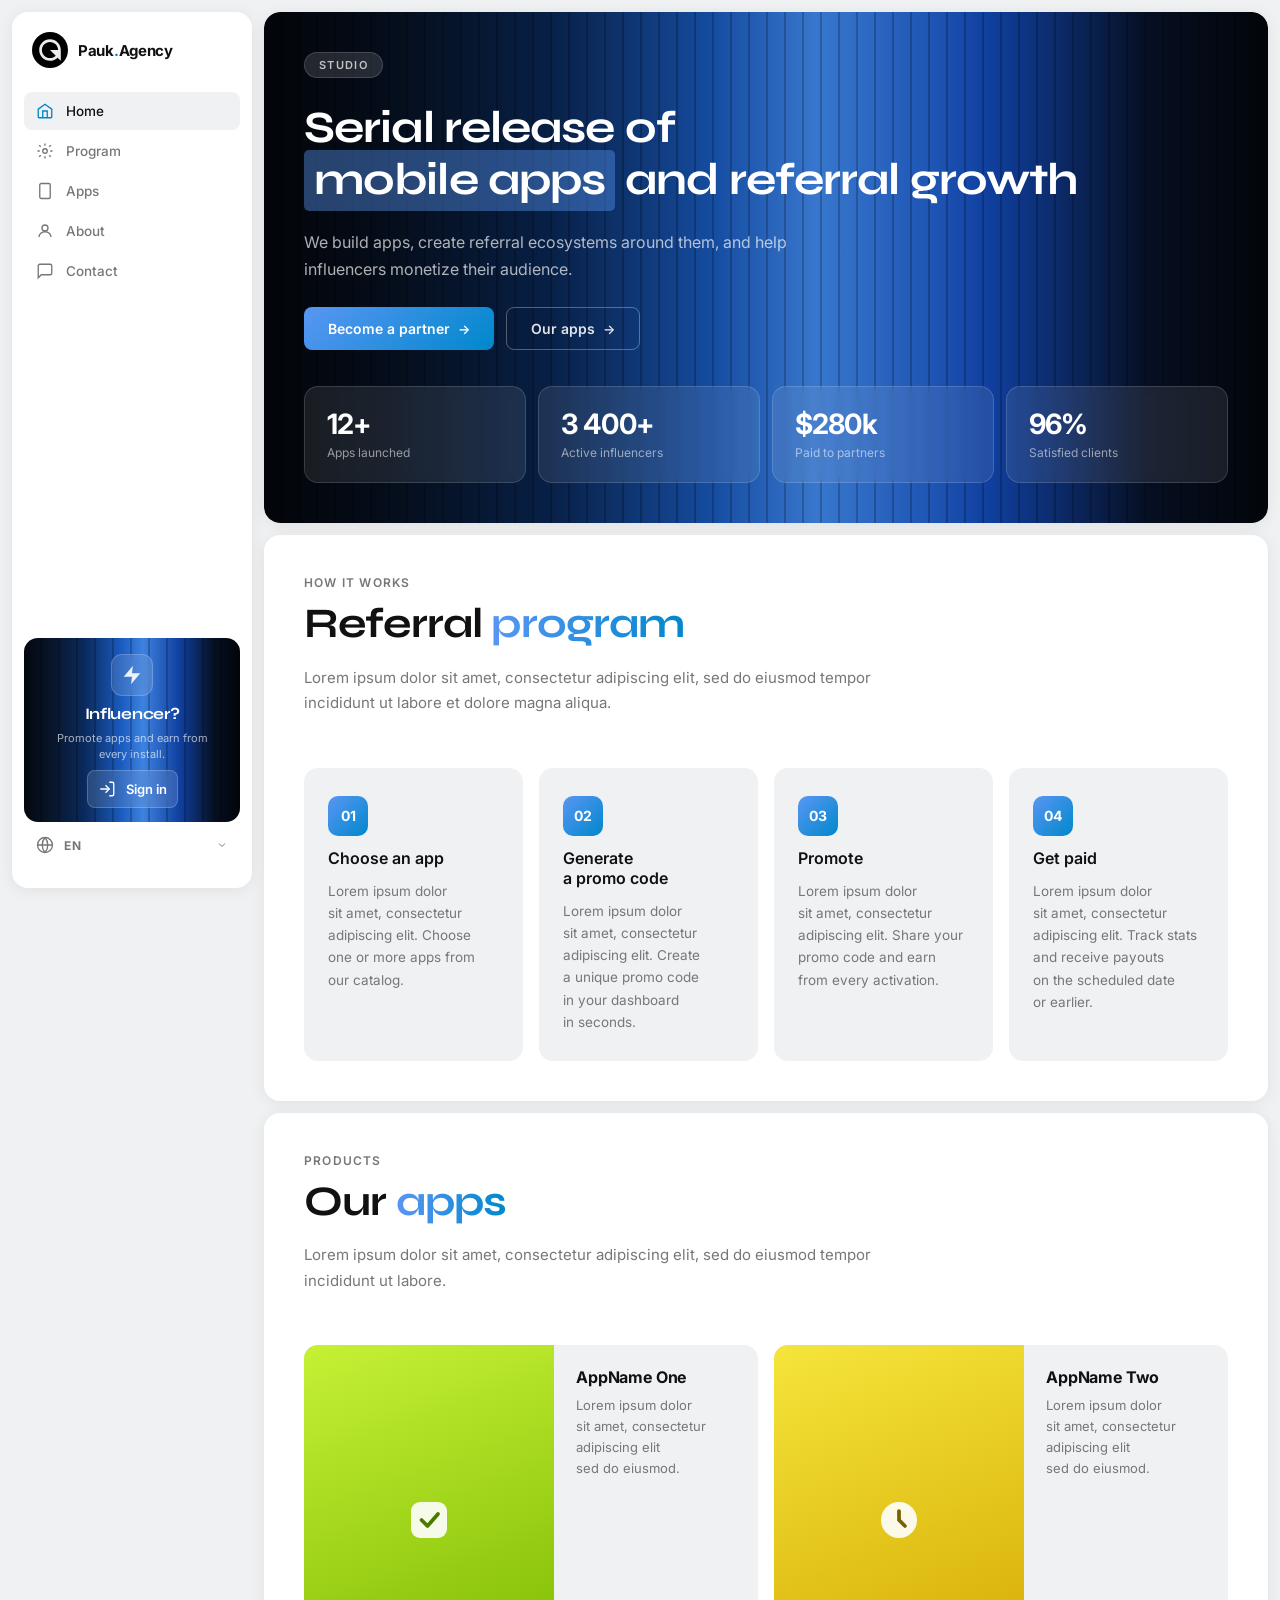
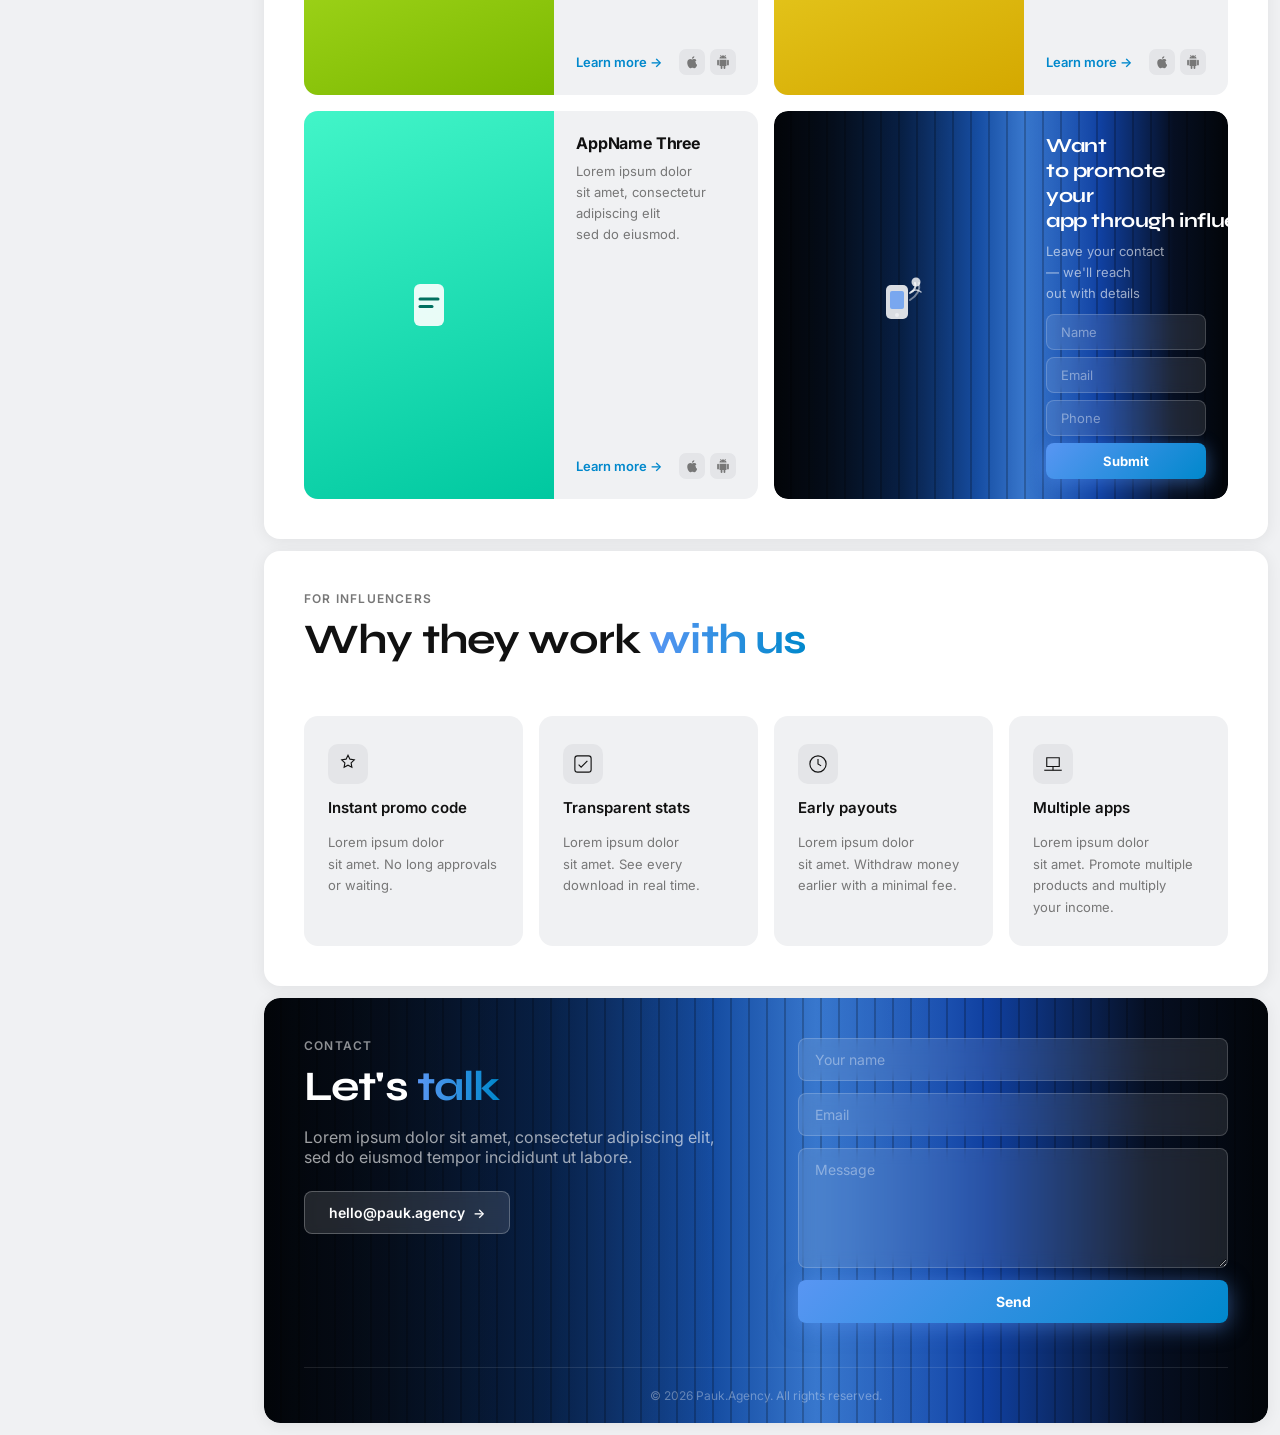
<file: index.html>
<!DOCTYPE html>
<html lang="ru">
<head>
  <meta charset="UTF-8" />
  <meta name="viewport" content="width=device-width, initial-scale=1.0, viewport-fit=cover" />
  <title>Pauk.Agency</title>
  <link rel="stylesheet" href="css/style.css" />
  <link rel="preconnect" href="https://fonts.googleapis.com" />
  <link rel="preconnect" href="https://fonts.gstatic.com" crossorigin />
  <link href="https://fonts.googleapis.com/css2?family=Inter:wght@300;400;500;600;700&family=Syne:wght@600;700;800&display=swap" rel="stylesheet" />
</head>
<body>

  <!-- ========== SIDEBAR ========== -->
  <aside class="sidebar" id="sidebar"></aside>
  <div class="sidebar-backdrop" id="sidebarBackdrop"></div>

  <!-- ========== MOBILE BURGER ========== -->
  <button class="burger" id="burgerBtn" aria-label="Открыть меню">
    <span></span><span></span><span></span>
  </button>

  <!-- ========== MAIN CONTENT ========== -->
  <main class="main" id="main">

    <!-- HERO -->
    <section class="section hero" id="home">
      <div class="hero__tag" data-i18n="hero_tag">Studio</div>
      <h1 class="hero__title">
        <span data-i18n="hero_line1">Серийный выпуск</span><br/>
        <span class="hero__marker" data-i18n="hero_line2">мобильных приложений</span> <span data-i18n="hero_line3">и реферальный рост</span>
      </h1>
      <p class="hero__sub" data-i18n="hero_sub">Мы создаём приложения, строим вокруг них реферальные экосистемы и помогаем инфлюенсерам монетизировать аудиторию.</p>
      <div class="hero__actions">
        <a href="pages/login.html" class="btn btn--primary" data-i18n="btn_partner">Стать партнёром</a>
        <a href="pages/apps.html" class="btn btn--ghost" data-i18n="btn_our_apps">Наши приложения →</a>
      </div>
      <div class="hero__stats">
        <div class="stat-card">
          <span class="stat-card__num">12+</span>
          <span class="stat-card__label" data-i18n="stat_apps_label">Приложений выпущено</span>
        </div>
        <div class="stat-card">
          <span class="stat-card__num">3 400+</span>
          <span class="stat-card__label" data-i18n="stat_influe_label">Активных инфлюенсеров</span>
        </div>
        <div class="stat-card">
          <span class="stat-card__num">$280k</span>
          <span class="stat-card__label" data-i18n="stat_paid_label">Выплачено партнёрам</span>
        </div>
        <div class="stat-card">
          <span class="stat-card__num">96%</span>
          <span class="stat-card__label" data-i18n="stat_happy_label">Довольных клиентов</span>
        </div>
      </div>
    </section>

    <!-- REFERRAL PROGRAM -->
    <section class="section" id="referral">
      <div class="section__header">
        <p class="section__eyebrow" data-i18n="referral_eyebrow">Как это работает</p>
        <h2 class="section__title"><span data-i18n="referral_title">Реферальная </span><span class="accent-gradient" data-i18n="referral_title_accent">программа</span></h2>
        <p class="section__desc" data-i18n="referral_desc">Lorem ipsum dolor sit amet, consectetur adipiscing elit, sed do eiusmod tempor incididunt ut labore et dolore magna aliqua.</p>
      </div>

      <div class="steps">
        <div class="step-card">
          <div class="step-card__num accent-gradient-bg">01</div>
          <h3 class="step-card__title" data-i18n="step1_title">Выберите приложение</h3>
          <p class="step-card__text" data-i18n="step1_text">Lorem ipsum dolor sit amet, consectetur adipiscing elit. Выберите одно или несколько приложений из нашего каталога.</p>
        </div>
        <div class="step-card">
          <div class="step-card__num accent-gradient-bg">02</div>
          <h3 class="step-card__title" data-i18n="step2_title">Сгенерируйте промокод</h3>
          <p class="step-card__text" data-i18n="step2_text">Lorem ipsum dolor sit amet, consectetur adipiscing elit. Создайте уникальный промокод в личном кабинете за несколько секунд.</p>
        </div>
        <div class="step-card">
          <div class="step-card__num accent-gradient-bg">03</div>
          <h3 class="step-card__title" data-i18n="step3_title">Рекламируйте</h3>
          <p class="step-card__text" data-i18n="step3_text">Lorem ipsum dolor sit amet, consectetur adipiscing elit. Делитесь промокодом со своей аудиторией и зарабатывайте с каждой активации.</p>
        </div>
        <div class="step-card">
          <div class="step-card__num accent-gradient-bg">04</div>
          <h3 class="step-card__title" data-i18n="step4_title">Получайте выплаты</h3>
          <p class="step-card__text" data-i18n="step4_text">Lorem ipsum dolor sit amet, consectetur adipiscing elit. Отслеживайте статистику и получайте выплаты в установленную дату или раньше.</p>
        </div>
      </div>
    </section>

    <!-- APPS PREVIEW -->
    <section class="section" id="apps-preview">
      <div class="section__header">
        <p class="section__eyebrow" data-i18n="apps_eyebrow">Продукты</p>
        <h2 class="section__title"><span data-i18n="apps_title">Наши </span><span class="accent-gradient" data-i18n="apps_title_accent">приложения</span></h2>
        <p class="section__desc" data-i18n="apps_desc">Lorem ipsum dolor sit amet, consectetur adipiscing elit, sed do eiusmod tempor incididunt ut labore.</p>
      </div>

      <div class="apps-grid">

        <a href="pages/app-detail.html" class="app-card">
          <div class="app-card__photo" style="background: linear-gradient(160deg,#c6f135,#7ab800);">
            <svg viewBox="0 0 40 40" fill="none"><rect x="8" y="8" width="24" height="24" rx="6" fill="white" opacity=".9"/><path d="M15 20l4 4 7-8" stroke="#4a7a00" stroke-width="2.5" stroke-linecap="round" stroke-linejoin="round"/></svg>
          </div>
          <div class="app-card__body">
            <h3 class="app-card__name" data-i18n="app1_name">AppName One</h3>
            <p class="app-card__desc" data-i18n="app_card_desc">Lorem ipsum dolor sit amet, consectetur adipiscing elit sed do eiusmod.</p>
            <div class="app-card__footer">
              <span class="app-card__more" data-i18n="app_cta">Подробнее →</span>
              <div class="app-card__platforms">
                <span class="platform-badge" title="iOS"><svg viewBox="0 0 24 24" fill="currentColor"><path d="M14.94 5.19A4.38 4.38 0 0 0 16 2a4.44 4.44 0 0 0-3 1.52 4.07 4.07 0 0 0-1 3.09 3.69 3.69 0 0 0 2.94-1.42m2.52 7.44a4.51 4.51 0 0 1 2.16-3.81 4.66 4.66 0 0 0-3.66-2c-1.56-.16-3 .91-3.83.91-.81 0-2-.89-3.3-.87a4.92 4.92 0 0 0-4.14 2.53C2.89 12.85 4.24 17.5 6 20c.89 1.21 1.93 2.58 3.32 2.53 1.32-.05 1.83-.86 3.43-.86s2.06.86 3.47.83c1.44-.05 2.34-1.25 3.21-2.47a11 11 0 0 0 1.42-2.83 4.39 4.39 0 0 1-2.39-4.57"/></svg></span>
                <span class="platform-badge" title="Android"><svg viewBox="0 0 24 24" fill="currentColor"><path d="M6 18c0 .55.45 1 1 1h1v3.5c0 .83.67 1.5 1.5 1.5s1.5-.67 1.5-1.5V19h2v3.5c0 .83.67 1.5 1.5 1.5s1.5-.67 1.5-1.5V19h1c.55 0 1-.45 1-1V8H6v10zM3.5 8C2.67 8 2 8.67 2 9.5v7c0 .83.67 1.5 1.5 1.5S5 17.33 5 16.5v-7C5 8.67 4.33 8 3.5 8zm17 0c-.83 0-1.5.67-1.5 1.5v7c0 .83.67 1.5 1.5 1.5s1.5-.67 1.5-1.5v-7c0-.83-.67-1.5-1.5-1.5zm-4.97-5.84l1.3-1.3c.2-.2.2-.51 0-.71-.2-.2-.51-.2-.71 0l-1.48 1.48C13.85 1.23 12.95 1 12 1c-.96 0-1.86.23-2.66.63L7.85.15c-.2-.2-.51-.2-.71 0-.2.2-.2.51 0 .71l1.31 1.31C7.08 3.04 6 4.42 6 6h12c0-1.59-1.08-2.96-2.47-3.84zM10 4H9V3h1v1zm5 0h-1V3h1v1z"/></svg></span>
              </div>
            </div>
          </div>
        </a>

        <a href="pages/app-detail.html" class="app-card">
          <div class="app-card__photo" style="background: linear-gradient(160deg,#f5e53b,#d4a800);">
            <svg viewBox="0 0 40 40" fill="none"><circle cx="20" cy="20" r="12" fill="white" opacity=".9"/><path d="M20 14v6l4 4" stroke="#7a6000" stroke-width="2.5" stroke-linecap="round"/></svg>
          </div>
          <div class="app-card__body">
            <h3 class="app-card__name" data-i18n="app2_name">AppName Two</h3>
            <p class="app-card__desc" data-i18n="app_card_desc">Lorem ipsum dolor sit amet, consectetur adipiscing elit sed do eiusmod.</p>
            <div class="app-card__footer">
              <span class="app-card__more" data-i18n="app_cta">Подробнее →</span>
              <div class="app-card__platforms">
                <span class="platform-badge" title="iOS"><svg viewBox="0 0 24 24" fill="currentColor"><path d="M14.94 5.19A4.38 4.38 0 0 0 16 2a4.44 4.44 0 0 0-3 1.52 4.07 4.07 0 0 0-1 3.09 3.69 3.69 0 0 0 2.94-1.42m2.52 7.44a4.51 4.51 0 0 1 2.16-3.81 4.66 4.66 0 0 0-3.66-2c-1.56-.16-3 .91-3.83.91-.81 0-2-.89-3.3-.87a4.92 4.92 0 0 0-4.14 2.53C2.89 12.85 4.24 17.5 6 20c.89 1.21 1.93 2.58 3.32 2.53 1.32-.05 1.83-.86 3.43-.86s2.06.86 3.47.83c1.44-.05 2.34-1.25 3.21-2.47a11 11 0 0 0 1.42-2.83 4.39 4.39 0 0 1-2.39-4.57"/></svg></span>
                <span class="platform-badge" title="Android"><svg viewBox="0 0 24 24" fill="currentColor"><path d="M6 18c0 .55.45 1 1 1h1v3.5c0 .83.67 1.5 1.5 1.5s1.5-.67 1.5-1.5V19h2v3.5c0 .83.67 1.5 1.5 1.5s1.5-.67 1.5-1.5V19h1c.55 0 1-.45 1-1V8H6v10zM3.5 8C2.67 8 2 8.67 2 9.5v7c0 .83.67 1.5 1.5 1.5S5 17.33 5 16.5v-7C5 8.67 4.33 8 3.5 8zm17 0c-.83 0-1.5.67-1.5 1.5v7c0 .83.67 1.5 1.5 1.5s1.5-.67 1.5-1.5v-7c0-.83-.67-1.5-1.5-1.5zm-4.97-5.84l1.3-1.3c.2-.2.2-.51 0-.71-.2-.2-.51-.2-.71 0l-1.48 1.48C13.85 1.23 12.95 1 12 1c-.96 0-1.86.23-2.66.63L7.85.15c-.2-.2-.51-.2-.71 0-.2.2-.2.51 0 .71l1.31 1.31C7.08 3.04 6 4.42 6 6h12c0-1.59-1.08-2.96-2.47-3.84zM10 4H9V3h1v1zm5 0h-1V3h1v1z"/></svg></span>
              </div>
            </div>
          </div>
        </a>

        <a href="pages/app-detail.html" class="app-card">
          <div class="app-card__photo" style="background: linear-gradient(160deg,#42f5c8,#00c8a0);">
            <svg viewBox="0 0 40 40" fill="none"><rect x="10" y="6" width="20" height="28" rx="4" fill="white" opacity=".9"/><line x1="14" y1="16" x2="26" y2="16" stroke="#007060" stroke-width="2" stroke-linecap="round"/><line x1="14" y1="21" x2="22" y2="21" stroke="#007060" stroke-width="2" stroke-linecap="round"/></svg>
          </div>
          <div class="app-card__body">
            <h3 class="app-card__name" data-i18n="app3_name">AppName Three</h3>
            <p class="app-card__desc" data-i18n="app_card_desc">Lorem ipsum dolor sit amet, consectetur adipiscing elit sed do eiusmod.</p>
            <div class="app-card__footer">
              <span class="app-card__more" data-i18n="app_cta">Подробнее →</span>
              <div class="app-card__platforms">
                <span class="platform-badge" title="iOS"><svg viewBox="0 0 24 24" fill="currentColor"><path d="M14.94 5.19A4.38 4.38 0 0 0 16 2a4.44 4.44 0 0 0-3 1.52 4.07 4.07 0 0 0-1 3.09 3.69 3.69 0 0 0 2.94-1.42m2.52 7.44a4.51 4.51 0 0 1 2.16-3.81 4.66 4.66 0 0 0-3.66-2c-1.56-.16-3 .91-3.83.91-.81 0-2-.89-3.3-.87a4.92 4.92 0 0 0-4.14 2.53C2.89 12.85 4.24 17.5 6 20c.89 1.21 1.93 2.58 3.32 2.53 1.32-.05 1.83-.86 3.43-.86s2.06.86 3.47.83c1.44-.05 2.34-1.25 3.21-2.47a11 11 0 0 0 1.42-2.83 4.39 4.39 0 0 1-2.39-4.57"/></svg></span>
                <span class="platform-badge" title="Android"><svg viewBox="0 0 24 24" fill="currentColor"><path d="M6 18c0 .55.45 1 1 1h1v3.5c0 .83.67 1.5 1.5 1.5s1.5-.67 1.5-1.5V19h2v3.5c0 .83.67 1.5 1.5 1.5s1.5-.67 1.5-1.5V19h1c.55 0 1-.45 1-1V8H6v10zM3.5 8C2.67 8 2 8.67 2 9.5v7c0 .83.67 1.5 1.5 1.5S5 17.33 5 16.5v-7C5 8.67 4.33 8 3.5 8zm17 0c-.83 0-1.5.67-1.5 1.5v7c0 .83.67 1.5 1.5 1.5s1.5-.67 1.5-1.5v-7c0-.83-.67-1.5-1.5-1.5zm-4.97-5.84l1.3-1.3c.2-.2.2-.51 0-.71-.2-.2-.51-.2-.71 0l-1.48 1.48C13.85 1.23 12.95 1 12 1c-.96 0-1.86.23-2.66.63L7.85.15c-.2-.2-.51-.2-.71 0-.2.2-.2.51 0 .71l1.31 1.31C7.08 3.04 6 4.42 6 6h12c0-1.59-1.08-2.96-2.47-3.84zM10 4H9V3h1v1zm5 0h-1V3h1v1z"/></svg></span>
              </div>
            </div>
          </div>
        </a>

        <div class="app-card app-card--partner">
          <div class="app-card__photo app-card__photo--partner">
            <svg viewBox="0 0 60 60" fill="none">
              <rect x="17" y="10" width="22" height="34" rx="5" fill="rgba(255,255,255,0.85)"/>
              <rect x="21" y="16" width="14" height="18" rx="2" fill="rgba(89,150,243,0.75)"/>
              <circle cx="28" cy="40" r="2" fill="rgba(255,255,255,0.45)"/>
              <path d="M41 18 Q48 14 46 8" stroke="rgba(255,255,255,0.75)" stroke-width="2" stroke-linecap="round" fill="none"/>
              <path d="M41 25 Q52 18 50 8" stroke="rgba(255,255,255,0.45)" stroke-width="2" stroke-linecap="round" fill="none"/>
              <circle cx="47" cy="7" r="4.5" fill="rgba(255,255,255,0.8)"/>
              <path d="M42 17 Q47 13 52 17" stroke="rgba(255,255,255,0.7)" stroke-width="1.5" stroke-linecap="round" fill="none"/>
            </svg>
          </div>
          <div class="app-card__body">
            <h3 class="app-card__name partner-title" data-i18n="partner_title">Хотите продвигать своё приложение через инфлюенсеров?</h3>
            <p class="app-card__desc partner-desc" data-i18n="partner_sub">Оставьте контакт — мы свяжемся и расскажем об условиях</p>
            <form class="partner-form" onsubmit="return false;">
              <input class="partner-input" type="text" placeholder="Имя" data-i18n-placeholder="partner_ph_name">
              <input class="partner-input" type="email" placeholder="Email" data-i18n-placeholder="partner_ph_email">
              <input class="partner-input" type="tel" placeholder="Телефон" data-i18n-placeholder="partner_ph_phone">
              <button class="partner-btn" data-i18n="partner_submit">Отправить</button>
            </form>
          </div>
        </div>

      </div>
    </section>

    <!-- INFLUENCER BENEFITS -->
    <section class="section" id="about">
      <div class="section__header">
        <p class="section__eyebrow" data-i18n="benefits_eyebrow">Для инфлюенсеров</p>
        <h2 class="section__title"><span data-i18n="benefits_title">Почему работают </span><span class="accent-gradient" data-i18n="benefits_title_accent">с нами</span></h2>
      </div>
      <div class="benefits-grid">
        <div class="benefit-card">
          <div class="benefit-card__icon">
            <svg viewBox="0 0 32 32" fill="none" stroke="currentColor" stroke-width="1.8"><path d="M16 2l3.09 6.26L26 9.27l-5 4.87 1.18 6.88L16 18l-6.18 3.02L11 14.14 6 9.27l6.91-1.01L16 2z"/></svg>
          </div>
          <h3 data-i18n="b1_title">Мгновенная генерация промокода</h3>
          <p data-i18n="b1_text">Lorem ipsum dolor sit amet, consectetur adipiscing elit. Без долгих согласований и ожиданий.</p>
        </div>
        <div class="benefit-card">
          <div class="benefit-card__icon">
            <svg viewBox="0 0 32 32" fill="none" stroke="currentColor" stroke-width="1.8"><rect x="3" y="3" width="26" height="26" rx="4"/><path d="M9 17l4 4 10-10"/></svg>
          </div>
          <h3 data-i18n="b2_title">Прозрачная статистика</h3>
          <p data-i18n="b2_text">Lorem ipsum dolor sit amet, consectetur adipiscing elit. Видите каждое скачивание в реальном времени.</p>
        </div>
        <div class="benefit-card">
          <div class="benefit-card__icon">
            <svg viewBox="0 0 32 32" fill="none" stroke="currentColor" stroke-width="1.8"><circle cx="16" cy="16" r="13"/><path d="M16 8v8l5 3"/></svg>
          </div>
          <h3 data-i18n="b3_title">Досрочные выплаты</h3>
          <p data-i18n="b3_text">Lorem ipsum dolor sit amet, consectetur adipiscing elit. Заберите деньги раньше срока с минимальной комиссией.</p>
        </div>
        <div class="benefit-card">
          <div class="benefit-card__icon">
            <svg viewBox="0 0 32 32" fill="none" stroke="currentColor" stroke-width="1.8"><path d="M6 6h20v14H6z"/><path d="M2 26h28"/><path d="M16 20v6"/></svg>
          </div>
          <h3 data-i18n="b4_title">Несколько приложений</h3>
          <p data-i18n="b4_text">Lorem ipsum dolor sit amet, consectetur adipiscing elit. Продвигайте сразу несколько продуктов и множьте доход.</p>
        </div>
      </div>
    </section>

    <!-- CONTACT -->
    <section class="section section--dark" id="contact">
      <div class="contact-block">
        <div class="contact-block__text">
          <p class="section__eyebrow contact__eyebrow" data-i18n="contact_eyebrow">Контакты</p>
          <h2 class="section__title contact__title"><span data-i18n="contact_title">Давайте </span><span class="contact__accent" data-i18n="contact_title_accent">поговорим</span></h2>
          <p class="contact__desc" data-i18n="contact_desc">Lorem ipsum dolor sit amet, consectetur adipiscing elit, sed do eiusmod tempor incididunt ut labore.</p>
          <a href="mailto:hello@pauk.agency" class="btn contact__email-btn" style="margin-top:1.5rem;">hello@pauk.agency</a>
        </div>
        <form class="contact-form" onsubmit="return false;">
          <input class="glass-input" type="text" data-i18n-placeholder="form_name" placeholder="Ваше имя" />
          <input class="glass-input" type="email" data-i18n-placeholder="form_email" placeholder="Email" />
          <textarea class="glass-input glass-textarea" data-i18n-placeholder="form_message" placeholder="Сообщение"></textarea>
          <button class="glass-btn" type="submit" data-i18n="btn_send">Отправить</button>
        </form>
      </div>
      <p class="contact__copyright" data-i18n="footer_rights">© 2026 Pauk.Agency. Все права защищены.</p>
    </section>

  </main>

  <script src="js/sidebar.js"></script>
  <script src="js/i18n.js"></script>
  <script src="js/main.js"></script>
</body>
</html>
</file>
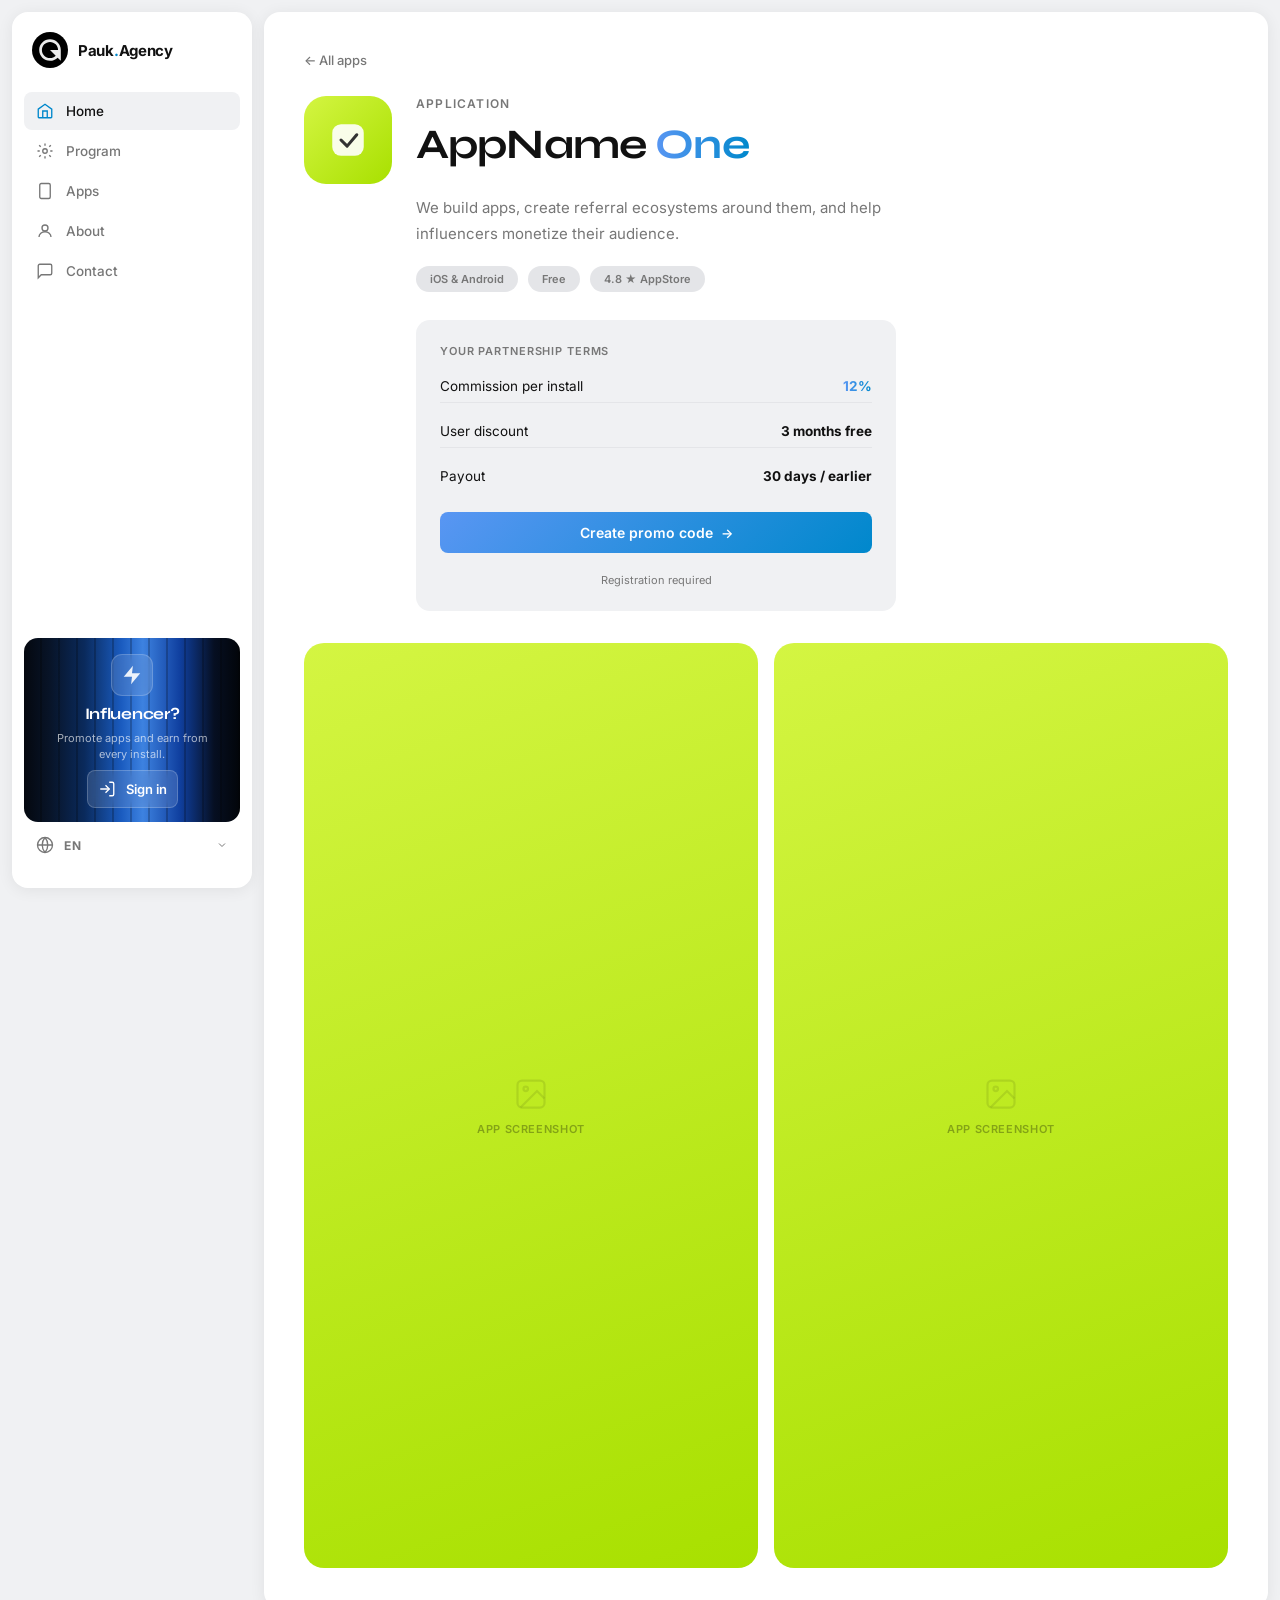
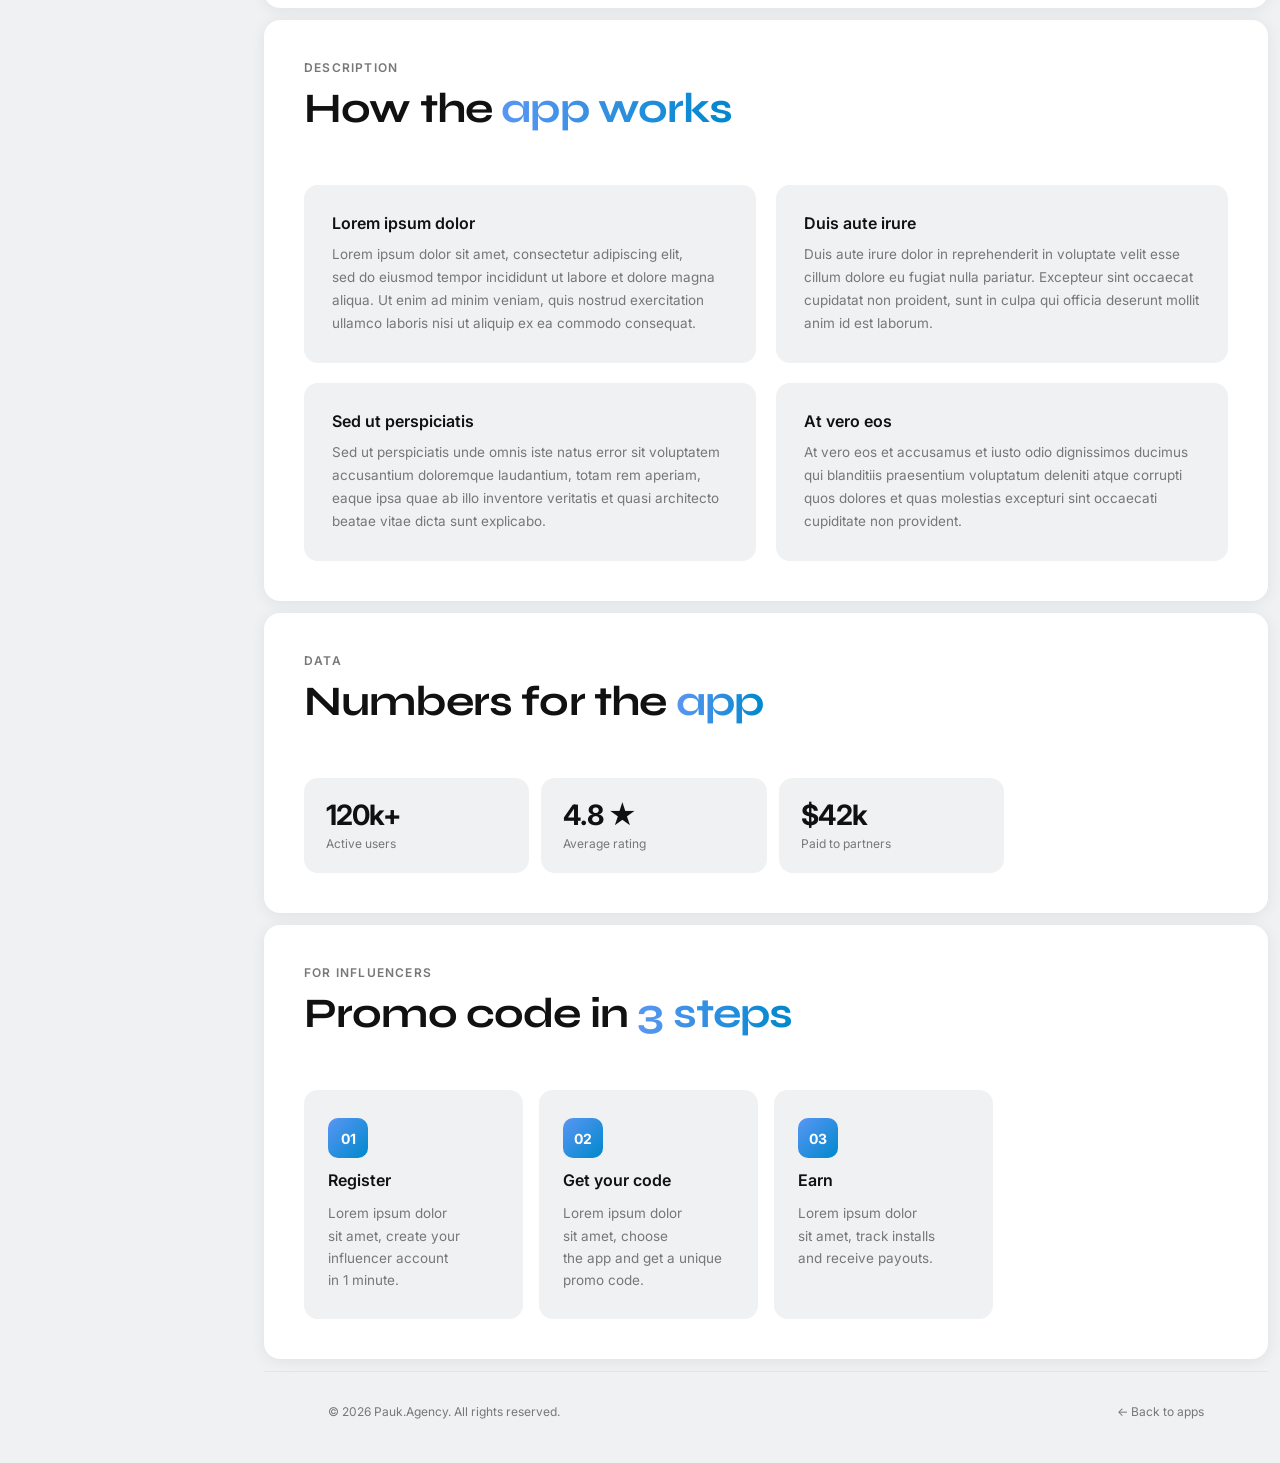
<file: pages/app-detail.html>
<!DOCTYPE html>
<html lang="ru">
<head>
  <meta charset="UTF-8" />
  <meta name="viewport" content="width=device-width, initial-scale=1.0, viewport-fit=cover" />
  <title>AppName One — Pauk.Agency</title>
  <link rel="stylesheet" href="../css/style.css" />
  <link href="https://fonts.googleapis.com/css2?family=Inter:wght@300;400;500;600;700&family=Syne:wght@600;700;800&display=swap" rel="stylesheet" />
</head>
<body>

  <aside class="sidebar" id="sidebar"></aside>
  <div class="sidebar-backdrop" id="sidebarBackdrop"></div>

  <button class="burger" id="burgerBtn"><span></span><span></span><span></span></button>

  <main class="main" id="main">

    <!-- APP HERO -->
    <section class="section app-detail-hero">
      <div class="app-detail-hero__inner">
        <div class="app-detail-hero__left">
          <a href="apps.html" class="back-link" data-i18n="back_link">← Все приложения</a>
          <div class="app-detail-hero__top">
            <div class="app-detail-icon" style="background:linear-gradient(135deg,#d4f542,#a8e000);">
              <svg viewBox="0 0 64 64" fill="none"><rect x="14" y="14" width="36" height="36" rx="10" fill="white" opacity=".9"/><path d="M24 32l7 7 11-13" stroke="#333" stroke-width="3.5" stroke-linecap="round" stroke-linejoin="round"/></svg>
            </div>
            <div class="app-detail-hero__text">
              <p class="section__eyebrow" data-i18n="app_detail_eyebrow">Приложение</p>
              <h1 class="section__title">AppName <span class="accent-gradient">One</span></h1>
              <p class="app-detail-hero__desc" data-i18n="hero_sub">Lorem ipsum dolor sit amet, consectetur adipiscing elit, sed do eiusmod tempor incididunt ut labore et dolore magna aliqua. Ut enim ad minim veniam, quis nostrud exercitation.</p>
              <div style="display:flex;gap:10px;margin-top:20px;flex-wrap:wrap;">
                <span class="badge" style="padding:6px 14px;" data-i18n="app_detail_badge1">iOS & Android</span>
                <span class="badge" style="padding:6px 14px;" data-i18n="app_detail_badge2">Бесплатно</span>
                <span class="badge" style="padding:6px 14px;" data-i18n="app_detail_badge3">4.8 ★ AppStore</span>
              </div>
              <div class="promo-block">
                <p class="promo-block__label" data-i18n="promo_block_label">Ваши условия партнёрства</p>
                <div class="promo-block__row">
                  <span data-i18n="promo_commission_label">Комиссия за установку</span>
                  <strong class="accent-gradient" data-i18n="promo_commission_val">12%</strong>
                </div>
                <div class="promo-block__row">
                  <span data-i18n="promo_discount_label">Скидка пользователю</span>
                  <strong data-i18n="promo_discount_val">3 мес. бесплатно</strong>
                </div>
                <div class="promo-block__row">
                  <span data-i18n="promo_payout_label">Выплата</span>
                  <strong data-i18n="promo_payout_val">30 дней / раньше</strong>
                </div>
                <a href="login.html" class="btn btn--primary" style="width:100%;justify-content:center;margin-top:8px;" data-i18n="btn_create_promo">Создать промокод →</a>
                <p style="font-size:11px;color:var(--clr-text-muted);text-align:center;margin-top:8px;" data-i18n="promo_need_reg">Необходима регистрация</p>
              </div>
            </div>
          </div>
        </div>
      </div>

      <div class="app-detail-hero__visual">
        <div class="app-detail-hero__img">
          <div class="app-detail-hero__img-placeholder">
            <svg viewBox="0 0 24 24" fill="none" stroke="currentColor" stroke-width="1.5"><rect x="3" y="3" width="18" height="18" rx="3"/><circle cx="8.5" cy="8.5" r="1.5"/><path d="M21 15l-5-5L5 21"/></svg>
            <span>App Screenshot</span>
          </div>
        </div>
        <div class="app-detail-hero__img app-detail-hero__img--second">
          <div class="app-detail-hero__img-placeholder">
            <svg viewBox="0 0 24 24" fill="none" stroke="currentColor" stroke-width="1.5"><rect x="3" y="3" width="18" height="18" rx="3"/><circle cx="8.5" cy="8.5" r="1.5"/><path d="M21 15l-5-5L5 21"/></svg>
            <span>App Screenshot</span>
          </div>
        </div>
      </div>
    </section>

    <!-- APP DESCRIPTION -->
    <section class="section">
      <div class="section__header">
        <p class="section__eyebrow" data-i18n="how_app_eyebrow">Описание</p>
        <h2 class="section__title"><span data-i18n="how_app_title">Как работает </span><span class="accent-gradient" data-i18n="how_app_title_accent">приложение</span></h2>
      </div>
      <div class="app-detail-features">
        <div class="feature-block">
          <h3 data-i18n="feat1_title">Lorem ipsum dolor</h3>
          <p data-i18n="feat1_text">Lorem ipsum dolor sit amet, consectetur adipiscing elit, sed do eiusmod tempor incididunt ut labore et dolore magna aliqua. Ut enim ad minim veniam, quis nostrud exercitation ullamco laboris nisi ut aliquip ex ea commodo consequat.</p>
        </div>
        <div class="feature-block">
          <h3 data-i18n="feat2_title">Duis aute irure</h3>
          <p data-i18n="feat2_text">Duis aute irure dolor in reprehenderit in voluptate velit esse cillum dolore eu fugiat nulla pariatur. Excepteur sint occaecat cupidatat non proident, sunt in culpa qui officia deserunt mollit anim id est laborum.</p>
        </div>
        <div class="feature-block">
          <h3 data-i18n="feat3_title">Sed ut perspiciatis</h3>
          <p data-i18n="feat3_text">Sed ut perspiciatis unde omnis iste natus error sit voluptatem accusantium doloremque laudantium, totam rem aperiam, eaque ipsa quae ab illo inventore veritatis et quasi architecto beatae vitae dicta sunt explicabo.</p>
        </div>
        <div class="feature-block">
          <h3 data-i18n="feat4_title">At vero eos</h3>
          <p data-i18n="feat4_text">At vero eos et accusamus et iusto odio dignissimos ducimus qui blanditiis praesentium voluptatum deleniti atque corrupti quos dolores et quas molestias excepturi sint occaecati cupiditate non provident.</p>
        </div>
      </div>
    </section>

    <!-- APP STATS -->
    <section class="section">
      <div class="section__header">
        <p class="section__eyebrow" data-i18n="data_eyebrow">Данные</p>
        <h2 class="section__title"><span data-i18n="data_title">Цифры по </span><span class="accent-gradient" data-i18n="data_title_accent">приложению</span></h2>
      </div>
      <div class="hero__stats" style="grid-template-columns:repeat(3,1fr);max-width:700px;">
        <div class="stat-card"><span class="stat-card__num">120k+</span><span class="stat-card__label" data-i18n="stat_users_label">Активных пользователей</span></div>
        <div class="stat-card"><span class="stat-card__num">4.8 ★</span><span class="stat-card__label" data-i18n="stat_rating_label">Средняя оценка</span></div>
        <div class="stat-card"><span class="stat-card__num">$42k</span><span class="stat-card__label" data-i18n="stat_paid_app_label">Выплачено партнёрам</span></div>
      </div>
    </section>

    <!-- HOW PROMO WORKS -->
    <section class="section">
      <div class="section__header">
        <p class="section__eyebrow" data-i18n="influencer_eyebrow">Для инфлюенсеров</p>
        <h2 class="section__title"><span data-i18n="influencer_title">Промокод в </span><span class="accent-gradient" data-i18n="influencer_title_accent">3 шага</span></h2>
      </div>
      <div class="steps">
        <div class="step-card"><div class="step-card__num accent-gradient-bg">01</div><h3 class="step-card__title" data-i18n="step_reg_title">Зарегистрируйтесь</h3><p class="step-card__text" data-i18n="step_reg_text">Lorem ipsum dolor sit amet, создайте аккаунт инфлюенсера за 1 минуту.</p></div>
        <div class="step-card"><div class="step-card__num accent-gradient-bg">02</div><h3 class="step-card__title" data-i18n="step_code_title">Сгенерируйте код</h3><p class="step-card__text" data-i18n="step_code_text">Lorem ipsum dolor sit amet, выберите приложение и получите уникальный промокод.</p></div>
        <div class="step-card"><div class="step-card__num accent-gradient-bg">03</div><h3 class="step-card__title" data-i18n="step_earn_title">Зарабатывайте</h3><p class="step-card__text" data-i18n="step_earn_text">Lorem ipsum dolor sit amet, следите за установками и получайте выплаты.</p></div>
      </div>
    </section>

    <footer class="footer">
      <span data-i18n="footer_rights">© 2026 Pauk.Agency. Все права защищены.</span>
      <a href="apps.html" style="color:var(--clr-text-muted);" data-i18n="footer_back">← Назад к приложениям</a>
    </footer>

  </main>

  <script src="../js/sidebar.js"></script>
  <script src="../js/i18n.js"></script>
  <script src="../js/main.js"></script>
</body>
</html>
</file>
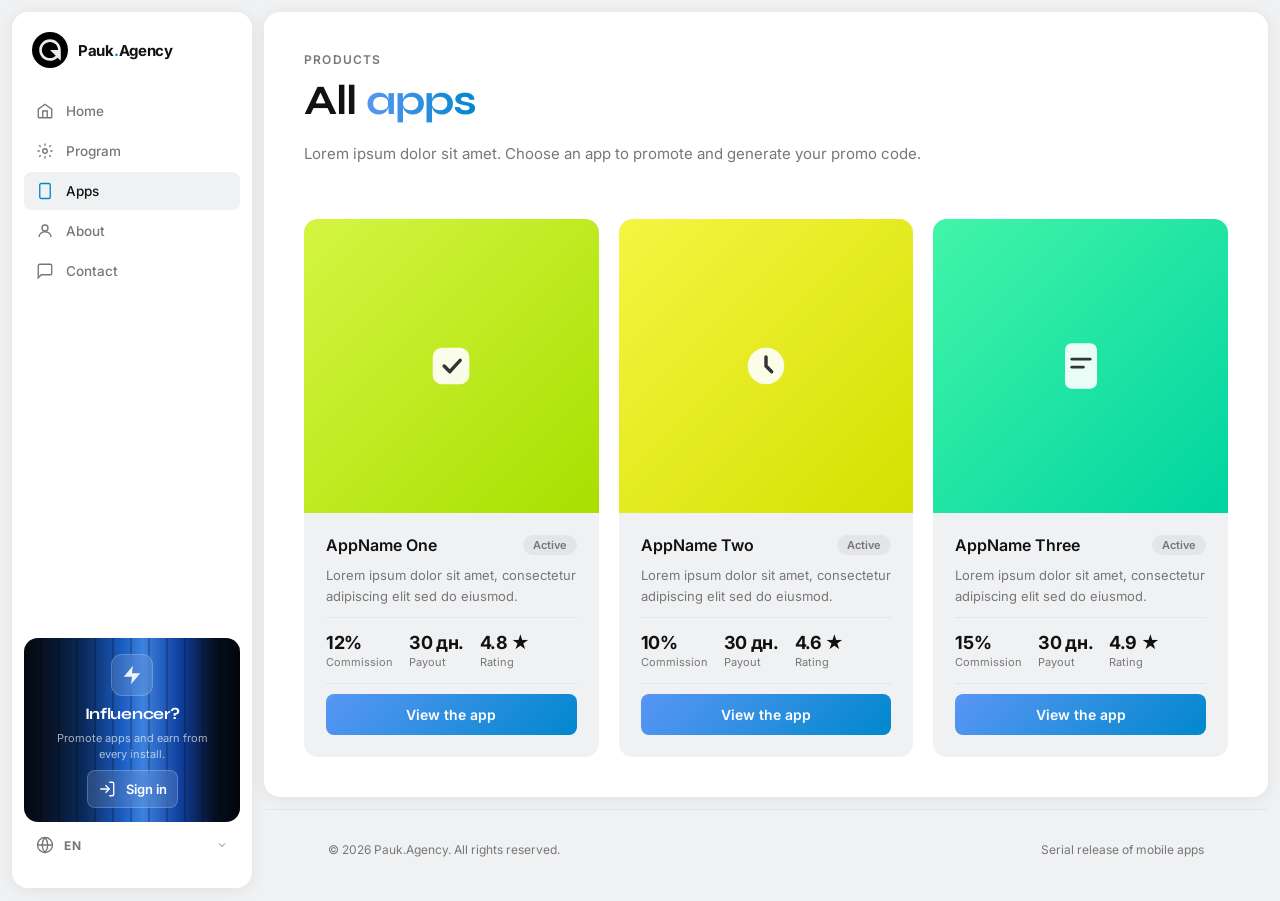
<file: pages/apps.html>
<!DOCTYPE html>
<html lang="ru">
<head>
  <meta charset="UTF-8" />
  <meta name="viewport" content="width=device-width, initial-scale=1.0, viewport-fit=cover" />
  <title>Приложения — Pauk.Agency</title>
  <link rel="stylesheet" href="../css/style.css" />
  <link href="https://fonts.googleapis.com/css2?family=Inter:wght@300;400;500;600;700&family=Syne:wght@600;700;800&display=swap" rel="stylesheet" />
</head>
<body>

  <aside class="sidebar" id="sidebar"></aside>
  <div class="sidebar-backdrop" id="sidebarBackdrop"></div>

  <button class="burger" id="burgerBtn"><span></span><span></span><span></span></button>

  <main class="main" id="main">
    <section class="section">
      <div class="section__header">
        <p class="section__eyebrow" data-i18n="apps_page_eyebrow">Продукты</p>
        <h1 class="section__title"><span data-i18n="apps_page_title">Все </span><span class="accent-gradient" data-i18n="apps_page_title_accent">приложения</span></h1>
        <p class="section__desc" data-i18n="apps_page_desc">Lorem ipsum dolor sit amet, consectetur adipiscing elit. Выберите приложение для продвижения и сгенерируйте свой промокод.</p>
      </div>

      <div class="apps-catalog">
        <a href="app-detail.html" class="catalog-card">
          <div class="catalog-card__header" style="background:linear-gradient(135deg,#d4f542,#a8e000);">
            <svg viewBox="0 0 56 56" fill="none"><rect x="12" y="12" width="32" height="32" rx="8" fill="white" opacity=".9"/><path d="M22 28l5 5 9-10" stroke="#333" stroke-width="3" stroke-linecap="round" stroke-linejoin="round"/></svg>
          </div>
          <div class="catalog-card__body">
            <div class="catalog-card__top">
              <h3 data-i18n="app1_name">AppName One</h3>
              <span class="badge" data-i18n="badge_active">Активно</span>
            </div>
            <p data-i18n="app_card_desc">Lorem ipsum dolor sit amet, consectetur adipiscing elit, sed do eiusmod tempor incididunt ut labore.</p>
            <div class="catalog-card__stats">
              <div><span class="cs-num">12%</span><span class="cs-label" data-i18n="commission_label">Комиссия</span></div>
              <div><span class="cs-num">30 дн.</span><span class="cs-label" data-i18n="payout_period">Выплата</span></div>
              <div><span class="cs-num">4.8 ★</span><span class="cs-label" data-i18n="rating_label">Рейтинг</span></div>
            </div>
            <span class="btn btn--primary" data-i18n="app_view">Подробнее о приложении</span>
          </div>
        </a>

        <a href="app-detail.html" class="catalog-card">
          <div class="catalog-card__header" style="background:linear-gradient(135deg,#f5f542,#d4e000);">
            <svg viewBox="0 0 56 56" fill="none"><circle cx="28" cy="28" r="16" fill="white" opacity=".9"/><path d="M28 20v8l5 5" stroke="#333" stroke-width="3" stroke-linecap="round"/></svg>
          </div>
          <div class="catalog-card__body">
            <div class="catalog-card__top">
              <h3 data-i18n="app2_name">AppName Two</h3>
              <span class="badge" data-i18n="badge_active">Активно</span>
            </div>
            <p data-i18n="app_card_desc">Lorem ipsum dolor sit amet, consectetur adipiscing elit, sed do eiusmod tempor incididunt ut labore.</p>
            <div class="catalog-card__stats">
              <div><span class="cs-num">10%</span><span class="cs-label" data-i18n="commission_label">Комиссия</span></div>
              <div><span class="cs-num">30 дн.</span><span class="cs-label" data-i18n="payout_period">Выплата</span></div>
              <div><span class="cs-num">4.6 ★</span><span class="cs-label" data-i18n="rating_label">Рейтинг</span></div>
            </div>
            <span class="btn btn--primary" data-i18n="app_view">Подробнее о приложении</span>
          </div>
        </a>

        <a href="app-detail.html" class="catalog-card">
          <div class="catalog-card__header" style="background:linear-gradient(135deg,#42f5a8,#00d4a0);">
            <svg viewBox="0 0 56 56" fill="none"><rect x="14" y="8" width="28" height="40" rx="6" fill="white" opacity=".9"/><line x1="20" y1="22" x2="36" y2="22" stroke="#333" stroke-width="2.5" stroke-linecap="round"/><line x1="20" y1="29" x2="30" y2="29" stroke="#333" stroke-width="2.5" stroke-linecap="round"/></svg>
          </div>
          <div class="catalog-card__body">
            <div class="catalog-card__top">
              <h3 data-i18n="app3_name">AppName Three</h3>
              <span class="badge" data-i18n="badge_active">Активно</span>
            </div>
            <p data-i18n="app_card_desc">Lorem ipsum dolor sit amet, consectetur adipiscing elit, sed do eiusmod tempor incididunt ut labore.</p>
            <div class="catalog-card__stats">
              <div><span class="cs-num">15%</span><span class="cs-label" data-i18n="commission_label">Комиссия</span></div>
              <div><span class="cs-num">30 дн.</span><span class="cs-label" data-i18n="payout_period">Выплата</span></div>
              <div><span class="cs-num">4.9 ★</span><span class="cs-label" data-i18n="rating_label">Рейтинг</span></div>
            </div>
            <span class="btn btn--primary" data-i18n="app_view">Подробнее о приложении</span>
          </div>
        </a>
      </div>
    </section>
    <footer class="footer">
      <span data-i18n="footer_rights">© 2026 Pauk.Agency. Все права защищены.</span>
      <span data-i18n="footer_tagline">Серийный выпуск мобильных приложений</span>
    </footer>
  </main>

  <script src="../js/sidebar.js"></script>
  <script src="../js/i18n.js"></script>
  <script src="../js/main.js"></script>
</body>
</html>
</file>
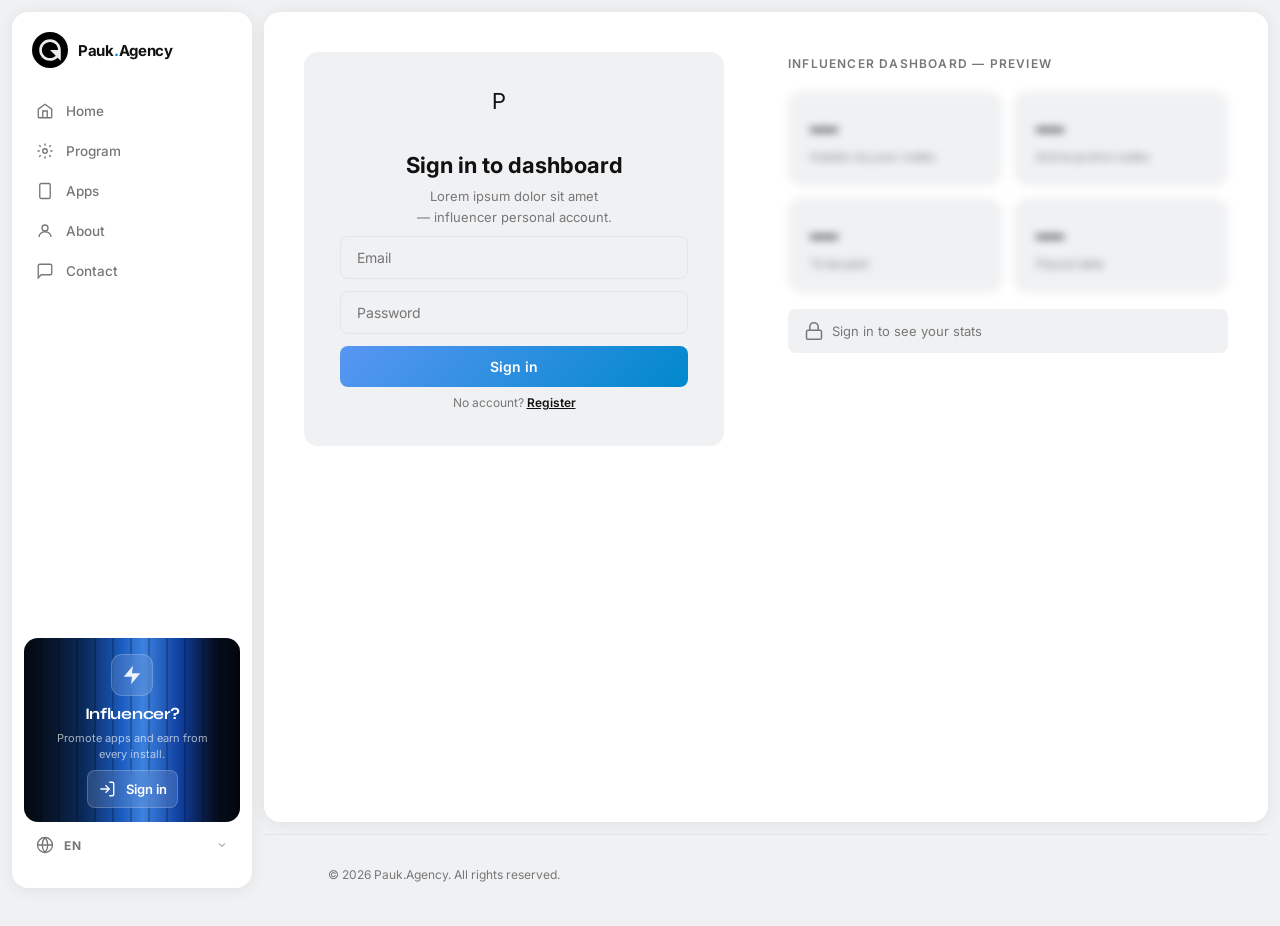
<file: pages/login.html>
<!DOCTYPE html>
<html lang="ru">
<head>
  <meta charset="UTF-8" />
  <meta name="viewport" content="width=device-width, initial-scale=1.0, viewport-fit=cover" />
  <title>Кабинет инфлюенсера — Pauk.Agency</title>
  <link rel="stylesheet" href="../css/style.css" />
  <link href="https://fonts.googleapis.com/css2?family=Inter:wght@300;400;500;600;700&family=Syne:wght@600;700;800&display=swap" rel="stylesheet" />
</head>
<body>

  <aside class="sidebar" id="sidebar"></aside>
  <div class="sidebar-backdrop" id="sidebarBackdrop"></div>

  <button class="burger" id="burgerBtn"><span></span><span></span><span></span></button>

  <main class="main" id="main">
    <section class="section auth-section">
      <div class="auth-card" id="authCard">
        <!-- LOGIN FORM -->
        <div class="auth-panel" id="loginPanel">
          <div class="auth-card__logo">
            <span class="logo-mark" style="width:44px;height:44px;font-size:22px;">P</span>
          </div>
          <h2 class="auth-card__title" data-i18n="login_title">Войти в кабинет</h2>
          <p class="auth-card__sub" data-i18n="login_sub">Lorem ipsum dolor sit amet, consectetur adipiscing — личный кабинет инфлюенсера.</p>
          <form class="contact-form" onsubmit="return false;" style="margin-top:8px;">
            <input class="form-input" type="email" data-i18n-placeholder="form_email" placeholder="Email" autocomplete="email" />
            <input class="form-input" type="password" data-i18n-placeholder="login_password" placeholder="Пароль" autocomplete="current-password" />
            <button class="btn btn--primary" type="submit" style="width:100%;justify-content:center;" data-i18n="btn_signin">Войти</button>
          </form>
          <p class="auth-switch"><span data-i18n="no_account">Нет аккаунта?</span> <button class="auth-switch-btn" onclick="switchPanel('register')" data-i18n="btn_register_link">Зарегистрироваться</button></p>
        </div>

        <!-- REGISTER FORM -->
        <div class="auth-panel" id="registerPanel" style="display:none;">
          <div class="auth-card__logo">
            <span class="logo-mark" style="width:44px;height:44px;font-size:22px;">P</span>
          </div>
          <h2 class="auth-card__title" data-i18n="reg_title">Стать партнёром</h2>
          <p class="auth-card__sub" data-i18n="reg_sub">Lorem ipsum dolor sit amet, consectetur adipiscing — присоединяйтесь к сотням инфлюенсеров.</p>
          <form class="contact-form" onsubmit="return false;" style="margin-top:8px;">
            <input class="form-input" type="text" data-i18n-placeholder="reg_name" placeholder="Ваше имя" autocomplete="name" />
            <input class="form-input" type="email" data-i18n-placeholder="form_email" placeholder="Email" autocomplete="email" />
            <input class="form-input" type="text" data-i18n-placeholder="reg_social" placeholder="Instagram / YouTube / TikTok (ссылка)" />
            <input class="form-input" type="password" data-i18n-placeholder="reg_password" placeholder="Придумайте пароль" autocomplete="new-password" />
            <button class="btn btn--primary" type="submit" style="width:100%;justify-content:center;" data-i18n="btn_register">Зарегистрироваться</button>
          </form>
          <p class="auth-switch"><span data-i18n="have_account">Уже есть аккаунт?</span> <button class="auth-switch-btn" onclick="switchPanel('login')" data-i18n="btn_login_link">Войти</button></p>
        </div>
      </div>

      <!-- PREVIEW of dashboard for non-logged users -->
      <div class="dashboard-preview">
        <p class="section__eyebrow" style="margin-bottom:20px;" data-i18n="dashboard_preview_label">Личный кабинет инфлюенсера — превью</p>
        <div class="dashboard-preview__grid">
          <div class="stat-card">
            <span class="stat-card__num">—</span>
            <span class="stat-card__label" data-i18n="stat_installs_label">Установок по вашим кодам</span>
          </div>
          <div class="stat-card">
            <span class="stat-card__num">—</span>
            <span class="stat-card__label" data-i18n="stat_promos_label">Активных промокодов</span>
          </div>
          <div class="stat-card">
            <span class="stat-card__num">—</span>
            <span class="stat-card__label" data-i18n="stat_payout_label">К выплате</span>
          </div>
          <div class="stat-card">
            <span class="stat-card__num">—</span>
            <span class="stat-card__label" data-i18n="stat_date_label">Дата выплаты</span>
          </div>
        </div>
        <div class="dashboard-preview__blur-note">
          <svg viewBox="0 0 24 24" fill="none" stroke="currentColor" stroke-width="1.8" style="width:20px;height:20px;flex-shrink:0;">
            <rect x="3" y="11" width="18" height="11" rx="2"/><path d="M7 11V7a5 5 0 0110 0v4"/>
          </svg>
          <span data-i18n="locked_note">Войдите, чтобы увидеть свою статистику</span>
        </div>
      </div>
    </section>

    <footer class="footer">
      <span data-i18n="footer_rights">© 2026 Pauk.Agency. Все права защищены.</span>
    </footer>
  </main>

  <script src="../js/sidebar.js"></script>
  <script src="../js/i18n.js"></script>
  <script src="../js/main.js"></script>
  <script>
    function switchPanel(to) {
      document.getElementById('loginPanel').style.display = to === 'login' ? '' : 'none';
      document.getElementById('registerPanel').style.display = to === 'register' ? '' : 'none';
    }
  </script>
</body>
</html>
</file>
<file: css/style.css>
/* ============================================================
   PAUK.AGENCY — Main Stylesheet
   ============================================================ */

/* ---- TOKENS ---- */
:root {
  --sidebar-w: 240px;
  --sidebar-w-collapsed: 72px;

  --clr-bg: #f0f1f3;
  --clr-card: #ffffff;
  --clr-surface: #f0f1f3;
  --clr-surface-2: #e4e5e8;
  --clr-border: #e4e5e8;
  --clr-text: #111111;
  --clr-text-muted: #777777;

  --clr-accent-a: #5996f3;
  --clr-accent-b: #0088cc;
  --gradient-accent: linear-gradient(90deg, var(--clr-accent-a) 0%, var(--clr-accent-b) 100%);
  --gradient-accent-diag: linear-gradient(135deg, var(--clr-accent-a) 0%, var(--clr-accent-b) 100%);

  --font: 'Inter', system-ui, sans-serif;
  --font-heading: 'Syne', system-ui, sans-serif;

  --radius: 14px;
  --radius-sm: 8px;
  --transition: 0.22s ease;
}

/* ---- RESET ---- */
*, *::before, *::after { box-sizing: border-box; margin: 0; padding: 0; }
html { scroll-behavior: smooth; }
body {
  font-family: var(--font);
  background: var(--clr-bg);
  color: var(--clr-text);
  min-height: 100vh;
  display: block;
  overflow-x: hidden;
}
a { text-decoration: none; color: inherit; }

/* ---- TYPOGRAPHY: prevent orphans/widows ---- */
p, li, h1, h2, h3, h4, h5 { text-wrap: pretty; }
img, svg { display: block; }
button { cursor: pointer; border: none; background: none; font-family: var(--font); }

/* ============================================================
   SIDEBAR
   ============================================================ */
.sidebar {
  position: fixed;
  top: 12px; left: 12px;
  width: var(--sidebar-w);
  height: calc(100vh - 24px);
  background: var(--clr-card);
  border-radius: 16px;
  box-shadow: 0 2px 16px rgba(0,0,0,0.07);
  display: flex;
  flex-direction: column;
  padding: 20px 0 24px;
  z-index: 100;
  overflow: hidden;
}

/* Logo */
.sidebar__logo {
  display: flex;
  align-items: center;
  gap: 10px;
  padding: 0 20px 24px;
  white-space: nowrap;
  overflow: hidden;
}

.logo-mark {
  flex-shrink: 0;
  width: 36px;
  height: 36px;
  object-fit: contain;
  display: block;
}

.logo-text {
  font-size: 15px;
  font-weight: 700;
  letter-spacing: -0.3px;
}
.logo-dot { color: var(--clr-accent-b); }

/* Nav */
.sidebar__nav {
  display: flex;
  flex-direction: column;
  gap: 2px;
  padding: 0 12px;
  flex: 1;
}

.nav-item {
  display: flex;
  align-items: center;
  gap: 12px;
  padding: 10px 12px;
  border-radius: var(--radius-sm);
  color: var(--clr-text-muted);
  font-size: 13.5px;
  font-weight: 500;
  transition: background var(--transition), color var(--transition);
  white-space: nowrap;
  overflow: hidden;
}

.nav-item:hover {
  background: var(--clr-surface);
  color: var(--clr-text);
}

.nav-item.active {
  background: var(--clr-surface);
  color: var(--clr-text);
}

.nav-item.active .nav-icon {
  stroke: var(--clr-accent-b);
}

.nav-icon {
  flex-shrink: 0;
  width: 18px;
  height: 18px;
  transition: transform var(--transition);
}

.nav-item:hover .nav-icon {
  transform: translateX(3px);
}

.nav-label {
  flex: 1;
}

/* Divider */
.sidebar__divider {
  height: 1px;
  background: var(--clr-border);
  margin: 16px 20px;
}

/* Influencer block */
.sidebar__influencer {
  margin: 0 12px;
  padding: 16px 14px 14px;
  background: none;
  border-radius: var(--radius);
  overflow: hidden;
  position: relative;
  flex-shrink: 0;
  display: flex;
  flex-direction: column;
  align-items: center;
  text-align: center;
  gap: 8px;
}

.sidebar__influencer::before {
  content: '';
  position: absolute;
  inset: 0;
  z-index: 0;
  background:
    linear-gradient(transparent, transparent),
    repeating-linear-gradient(
      90deg,
      transparent 0px,
      transparent 16px,
      rgba(0,0,0,0.22) 16px,
      rgba(0,0,0,0.22) 18px
    ),
    linear-gradient(
      90deg,
      #04080f 0%,
      #081428 12%,
      #0a2a5c 28%,
      #1a5bbf 45%,
      #3d82e0 55%,
      #1040a0 72%,
      #060f22 88%,
      #020509 100%
    );
  background-position: 0 0, 0 0, 0 0;
  animation: stripes-drift 1s linear infinite;
}

.sidebar__influencer > * {
  position: relative;
  z-index: 1;
}

.influencer__icon {
  width: 42px;
  height: 42px;
  background: rgba(255,255,255,0.12);
  backdrop-filter: blur(6px);
  -webkit-backdrop-filter: blur(6px);
  border: 1px solid rgba(255,255,255,0.18);
  border-radius: 11px;
  display: flex;
  align-items: center;
  justify-content: center;
  flex-shrink: 0;
}

.sidebar__influencer-label {
  font-family: var(--font-heading);
  font-size: 16px;
  font-weight: 700;
  color: #fff;
  letter-spacing: -0.3px;
  line-height: 1.2;
}

.sidebar__influencer-desc {
  font-size: 11px;
  color: rgba(255,255,255,0.65);
  line-height: 1.4;
}

.btn-login {
  display: flex;
  align-items: center;
  gap: 10px;
  padding: 9px 10px;
  border-radius: var(--radius-sm);
  background: rgba(255,255,255,0.12);
  border: 1px solid rgba(255,255,255,0.20);
  backdrop-filter: blur(6px);
  -webkit-backdrop-filter: blur(6px);
  color: #fff;
  font-size: 13px;
  font-weight: 600;
  white-space: nowrap;
  overflow: hidden;
  transition: background var(--transition);
}
.btn-login svg { stroke: #fff; flex-shrink: 0; }
.btn-login:hover { background: rgba(255,255,255,0.24); }
.btn-login:hover .nav-icon { transform: translateX(3px); }

/* ============================================================
   MAIN CONTENT
   ============================================================ */
.main {
  width: 100%;
  max-width: 1700px;
  margin: 0 auto;
  padding: 12px 12px 12px calc(var(--sidebar-w) + 24px);
  min-height: 100vh;
  display: flex;
  flex-direction: column;
  gap: 12px;
  background: transparent;
}

.section {
  padding: 40px 40px;
  background: var(--clr-card);
  border-radius: 16px;
  box-shadow: 0 2px 16px rgba(0,0,0,0.07);
}

.section:last-of-type { margin-bottom: 0; }

/* ============================================================
   ACCENT UTILITIES
   ============================================================ */
.accent-gradient {
  background: var(--gradient-accent);
  -webkit-background-clip: text;
  -webkit-text-fill-color: transparent;
  background-clip: text;
}

.accent-gradient-bg {
  background: var(--gradient-accent-diag);
  -webkit-background-clip: unset !important;
  -webkit-text-fill-color: unset !important;
  background-clip: unset !important;
  color: #fff !important;
}

/* ============================================================
   BUTTONS
   ============================================================ */
.btn {
  display: inline-flex;
  align-items: center;
  justify-content: center;
  gap: 8px;
  padding: 12px 24px;
  border-radius: var(--radius-sm);
  font-size: 14px;
  font-weight: 600;
  transition: opacity var(--transition), filter var(--transition);
}
.btn:hover { opacity: 0.92; filter: brightness(1.08); }
.btn:active { opacity: 0.8; filter: brightness(0.95); }

/* Arrow nudge on navigation link-buttons */
a.btn::after {
  content: '\2192';
  font-size: 13px;
  display: inline-block;
  transition: transform var(--transition);
}
a.btn:hover::after { transform: translateX(4px); }

.btn--primary {
  background: var(--gradient-accent-diag);
  color: #fff;
}

.btn--ghost {
  background: transparent;
  color: var(--clr-text);
  border: 1px solid var(--clr-border);
}
.btn--ghost:hover { background: var(--clr-surface); opacity: 1; }

/* ============================================================
   SECTION HEADER
   ============================================================ */
.section__header {
  max-width: 620px;
  margin-bottom: 52px;
}

.section__eyebrow {
  font-size: 12px;
  font-weight: 600;
  letter-spacing: 0.1em;
  text-transform: uppercase;
  color: var(--clr-text-muted);
  margin-bottom: 10px;
}

.section__title {
  font-family: var(--font-heading);
  font-size: clamp(28px, 3.5vw, 42px);
  font-weight: 700;
  line-height: 1.15;
  letter-spacing: -0.02em;
  margin-bottom: 16px;
}

.section__desc {
  font-size: 15px;
  color: var(--clr-text-muted);
  line-height: 1.7;
}

/* ============================================================
   HERO
   ============================================================ */
.hero {
  display: flex;
  flex-direction: column;
  gap: 24px;
  position: relative;
  overflow: hidden;
  background: none;
  color: #fff;
}

/* ---- Hero animated background ---- */
.hero::before {
  content: '';
  position: absolute;
  inset: 0;
  z-index: 0;
  border-radius: inherit;
  background:
    /* Text legibility: darken the area where text sits */
    linear-gradient(to right, rgba(0,0,0,0.42) 0%, rgba(0,0,0,0.18) 40%, transparent 68%),
    /* Vertical stripe texture */
    repeating-linear-gradient(
      90deg,
      transparent 0px,
      transparent 16px,
      rgba(0,0,0,0.22) 16px,
      rgba(0,0,0,0.22) 18px
    ),
    /* Main colour gradient */
    linear-gradient(
      90deg,
      #04080f 0%,
      #081428 12%,
      #0a2a5c 28%,
      #1a5bbf 45%,
      #3d82e0 55%,
      #1040a0 72%,
      #060f22 88%,
      #020509 100%
    );
  background-position: 0 0, 0 0, 0 0;
  animation: stripes-drift 1s linear infinite;
}

@keyframes stripes-drift {
  from { background-position: 0 0,   0 0, 0 0; }
  to   { background-position: 0 0, 18px 0, 0 0; }
}

/* Lift all hero content above pseudo-elements */
.hero > * {
  position: relative;
  z-index: 1;
}

/* ---- Hero dark-skin overrides ---- */
.hero .hero__tag {
  background: rgba(255,255,255,0.13);
  color: rgba(255,255,255,0.72);
  border: 1px solid rgba(255,255,255,0.15);
}

.hero .hero__sub {
  color: rgba(255,255,255,0.68);
}

.hero .stat-card {
  background: rgba(255,255,255,0.09);
  border: 1px solid rgba(255,255,255,0.14);
  backdrop-filter: blur(4px);
}

.hero .stat-card__num { color: #fff; }
.hero .stat-card__label { color: rgba(255,255,255,0.55); }

.hero .btn--ghost {
  color: rgba(255,255,255,0.88);
  border-color: rgba(255,255,255,0.3);
}
.hero .btn--ghost:hover {
  background: rgba(255,255,255,0.12);
  border-color: rgba(255,255,255,0.5);
  opacity: 1;
}

/* ---- Highlighter ---- */
.hero__marker {
  display: inline;
  color: #fff;
  -webkit-text-fill-color: #fff;
  background: linear-gradient(rgba(89,150,243,0.42), rgba(89,150,243,0.42)) no-repeat left center;
  background-size: 0% 100%;
  -webkit-box-decoration-break: clone;
  box-decoration-break: clone;
  padding: 3px 10px 5px;
  border-radius: 5px;
  animation: highlighter-sweep 0.55s cubic-bezier(0.4, 0, 0.2, 1) forwards 0.5s;
}

@keyframes highlighter-sweep {
  to { background-size: 100% 100%; }
}

.hero__tag {
  display: inline-block;
  padding: 5px 14px;
  border-radius: 100px;
  background: var(--clr-surface);
  font-size: 11px;
  font-weight: 600;
  letter-spacing: 0.12em;
  text-transform: uppercase;
  color: var(--clr-text-muted);
  width: fit-content;
}

.hero__title {
  font-family: var(--font-heading);
  font-size: clamp(24px, 3.5vw, 46px);
  font-weight: 700;
  line-height: 1.15;
  letter-spacing: -0.02em;
  max-width: 900px;
}

.hero__sub {
  max-width: 520px;
  font-size: 16px;
  color: var(--clr-text-muted);
  line-height: 1.7;
}

.hero__actions {
  display: flex;
  gap: 12px;
  flex-wrap: wrap;
}

.hero__stats {
  display: grid;
  grid-template-columns: repeat(4, 1fr);
  gap: 12px;
  margin-top: 12px;
}

.stat-card {
  background: var(--clr-surface);
  border-radius: var(--radius);
  padding: 20px 22px;
  display: flex;
  flex-direction: column;
  gap: 4px;
}

.stat-card__num {
  font-size: 28px;
  font-weight: 700;
  letter-spacing: -0.03em;
}

.stat-card__label {
  font-size: 12px;
  color: var(--clr-text-muted);
  line-height: 1.4;
}

/* ============================================================
   STEPS
   ============================================================ */
.steps {
  display: grid;
  grid-template-columns: repeat(4, 1fr);
  gap: 16px;
}

.step-card {
  background: var(--clr-surface);
  border-radius: var(--radius);
  padding: 28px 24px;
  display: flex;
  flex-direction: column;
  gap: 12px;
  transition: transform var(--transition);
}

.step-card:hover { transform: translateY(-3px); }

.step-card__num {
  display: inline-flex;
  align-items: center;
  justify-content: center;
  width: 40px;
  height: 40px;
  border-radius: 10px;
  font-size: 14px;
  font-weight: 700;
}

.step-card__title {
  font-size: 16px;
  font-weight: 600;
}

.step-card__text {
  font-size: 13.5px;
  color: var(--clr-text-muted);
  line-height: 1.65;
}

.step-card__arrow { display: none; }

/* ============================================================
   APPS GRID
   ============================================================ */
.apps-grid {
  display: grid;
  grid-template-columns: repeat(2, 1fr);
  gap: 16px;
}

.app-card {
  background: var(--clr-surface);
  border-radius: var(--radius);
  overflow: hidden;
  display: flex;
  align-items: stretch;
  min-height: 350px;
  transition: transform var(--transition), box-shadow var(--transition);
}

.app-card:hover {
  transform: translateY(-3px);
  box-shadow: 0 12px 40px rgba(0,0,0,0.07);
}

/* Vertical photo column */
.app-card__photo {
  flex-shrink: 0;
  width: 250px;
  display: flex;
  align-items: center;
  justify-content: center;
}

.app-card__photo svg {
  width: 60px;
  height: 60px;
}

.app-card__photo--ghost {
  background: var(--clr-surface-2);
  color: var(--clr-text-muted);
}

.app-card__body {
  flex: 1;
  padding: 22px 22px 20px;
  display: flex;
  flex-direction: column;
  gap: 8px;
  min-width: 0;
}

.app-card__name {
  font-size: 16px;
  font-weight: 700;
  letter-spacing: -0.01em;
}

.app-card__desc {
  font-size: 13px;
  color: var(--clr-text-muted);
  line-height: 1.6;
  flex: 1;
}

.app-card__footer {
  display: flex;
  align-items: center;
  justify-content: space-between;
  margin-top: 4px;
}

.app-card__more {
  font-size: 13px;
  font-weight: 600;
  color: var(--clr-accent-b);
  transition: color var(--transition);
}

.app-card:hover .app-card__more { color: var(--clr-accent-a); }

.app-card__platforms {
  display: flex;
  gap: 5px;
}

.platform-badge {
  width: 26px;
  height: 26px;
  background: var(--clr-surface-2);
  border-radius: 7px;
  display: flex;
  align-items: center;
  justify-content: center;
  color: var(--clr-text-muted);
}

.platform-badge svg { width: 14px; height: 14px; }

/* Backward compat */
.badge {
  display: inline-flex;
  padding: 3px 10px;
  border-radius: 100px;
  font-size: 11px;
  font-weight: 600;
  background: var(--clr-surface-2);
  color: var(--clr-text-muted);
}

.app-card--cta {
  border: 1.5px dashed var(--clr-border);
  background: transparent;
}

/* ---- Partner/CTA card ---- */
.app-card--partner {
  background: none;
  border: none;
  position: relative;
  cursor: default;
}

.app-card--partner::before {
  content: '';
  position: absolute;
  inset: 0;
  z-index: 0;
  border-radius: inherit;
  background:
    linear-gradient(to right, rgba(0,0,0,0.45) 0%, rgba(0,0,0,0.15) 45%, transparent 70%),
    repeating-linear-gradient(
      90deg,
      transparent 0px,
      transparent 16px,
      rgba(0,0,0,0.22) 16px,
      rgba(0,0,0,0.22) 18px
    ),
    linear-gradient(
      90deg,
      #04080f 0%,
      #081428 12%,
      #0a2a5c 28%,
      #1a5bbf 45%,
      #3d82e0 55%,
      #1040a0 72%,
      #060f22 88%,
      #020509 100%
    );
  background-position: 0 0, 0 0, 0 0;
  animation: stripes-drift 1s linear infinite;
}

.app-card--partner > * {
  position: relative;
  z-index: 1;
}

.app-card__photo--partner {
  width: 250px;
  flex-shrink: 0;
  color: rgba(255,255,255,0.6);
}

.partner-title {
  color: #fff !important;
  font-family: var(--font-heading) !important;
  font-size: 20px !important;
  font-weight: 700 !important;
  line-height: 1.25 !important;
  letter-spacing: -0.02em !important;
}

.partner-desc {
  color: rgba(255,255,255,0.6) !important;
}

.partner-form {
  display: flex;
  flex-direction: column;
  gap: 7px;
  margin-top: 2px;
}

.partner-input {
  width: 100%;
  padding: 9px 14px;
  border-radius: var(--radius-sm);
  background: rgba(255,255,255,0.10);
  border: 1px solid rgba(255,255,255,0.18);
  backdrop-filter: blur(6px);
  -webkit-backdrop-filter: blur(6px);
  color: #fff;
  font-family: var(--font);
  font-size: 13px;
  outline: none;
  transition: border-color var(--transition), background var(--transition);
}

.partner-input::placeholder { color: rgba(255,255,255,0.42); }
.partner-input:focus {
  border-color: rgba(255,255,255,0.48);
  background: rgba(255,255,255,0.16);
}

.partner-btn {
  width: 100%;
  padding: 10px;
  border-radius: var(--radius-sm);
  background: var(--gradient-accent-diag);
  color: #fff;
  font-family: var(--font);
  font-size: 13px;
  font-weight: 700;
  border: none;
  cursor: pointer;
  box-shadow: 0 4px 18px rgba(89,150,243,0.45);
  transition: opacity var(--transition), filter var(--transition);
}
.partner-btn:hover { opacity: 0.88; filter: brightness(1.12); }

/* ============================================================
   BENEFITS
   ============================================================ */
.benefits-grid {
  display: grid;
  grid-template-columns: repeat(4, 1fr);
  gap: 16px;
}

.benefit-card {
  background: var(--clr-surface);
  border-radius: var(--radius);
  padding: 28px 24px;
  display: flex;
  flex-direction: column;
  gap: 14px;
  transition: transform var(--transition);
}

.benefit-card:hover { transform: translateY(-3px); }

.benefit-card__icon {
  width: 40px;
  height: 40px;
  display: flex;
  align-items: center;
  justify-content: center;
  background: var(--clr-surface-2);
  border-radius: 10px;
}

.benefit-card__icon svg {
  width: 20px;
  height: 20px;
}

.benefit-card h3 {
  font-size: 15px;
  font-weight: 600;
  line-height: 1.35;
}

.benefit-card p {
  font-size: 13px;
  color: var(--clr-text-muted);
  line-height: 1.65;
}

/* ============================================================
   CONTACT
   ============================================================ */
.section--dark {
  background: none;
  color: #fff;
  position: relative;
  overflow: hidden;
  padding-bottom: 0;
}

.section--dark::before {
  content: '';
  position: absolute;
  inset: 0;
  z-index: 0;
  border-radius: inherit;
  background:
    linear-gradient(to right, rgba(0,0,0,0.42) 0%, rgba(0,0,0,0.18) 40%, transparent 68%),
    repeating-linear-gradient(
      90deg,
      transparent 0px,
      transparent 16px,
      rgba(0,0,0,0.22) 16px,
      rgba(0,0,0,0.22) 18px
    ),
    linear-gradient(
      90deg,
      #04080f 0%,
      #081428 12%,
      #0a2a5c 28%,
      #1a5bbf 45%,
      #3d82e0 55%,
      #1040a0 72%,
      #060f22 88%,
      #020509 100%
    );
  background-position: 0 0, 0 0, 0 0;
  animation: stripes-drift 1s linear infinite;
}

.section--dark > * {
  position: relative;
  z-index: 1;
}

.contact__eyebrow {
  color: rgba(255,255,255,0.55) !important;
  border-color: rgba(255,255,255,0.2);
}

.contact__title {
  color: #fff;
}

.contact__accent {
  background: var(--gradient-accent);
  -webkit-background-clip: text;
  -webkit-text-fill-color: transparent;
  background-clip: text;
}

.contact__desc {
  color: rgba(255,255,255,0.62);
}

.contact__email-btn {
  background: rgba(255,255,255,0.12);
  color: #fff;
  border: 1px solid rgba(255,255,255,0.25);
  backdrop-filter: blur(6px);
  -webkit-backdrop-filter: blur(6px);
}
.contact__email-btn:hover {
  background: rgba(255,255,255,0.22);
  opacity: 1;
}

/* Glass inputs */
.glass-input {
  width: 100%;
  padding: 12px 16px;
  border-radius: var(--radius-sm);
  background: rgba(255,255,255,0.10);
  border: 1px solid rgba(255,255,255,0.18);
  backdrop-filter: blur(8px);
  -webkit-backdrop-filter: blur(8px);
  color: #fff;
  font-family: var(--font);
  font-size: 14px;
  outline: none;
  transition: border-color var(--transition), background var(--transition);
}

.glass-input::placeholder { color: rgba(255,255,255,0.38); }

.glass-input:focus {
  border-color: rgba(255,255,255,0.5);
  background: rgba(255,255,255,0.16);
}

.glass-textarea {
  resize: vertical;
  min-height: 120px;
}

.glass-btn {
  width: 100%;
  padding: 13px;
  border-radius: var(--radius-sm);
  background: var(--gradient-accent-diag);
  color: #fff;
  font-family: var(--font);
  font-size: 14px;
  font-weight: 700;
  border: none;
  cursor: pointer;
  box-shadow: 0 4px 22px rgba(89,150,243,0.5);
  transition: opacity var(--transition), filter var(--transition);
}
.glass-btn:hover { opacity: 0.88; filter: brightness(1.12); }

.contact__copyright {
  position: relative;
  z-index: 1;
  text-align: center;
  font-size: 12px;
  color: rgba(255,255,255,0.35);
  margin-top: 44px;
  padding-top: 20px;
  padding-bottom: 20px;
  border-top: 1px solid rgba(255,255,255,0.10);
}

.contact-block {
  display: grid;
  grid-template-columns: 1fr 1fr;
  gap: 64px;
  align-items: start;
}

.contact-form {
  display: flex;
  flex-direction: column;
  gap: 12px;
}

.form-input {
  width: 100%;
  padding: 12px 16px;
  border: 1px solid var(--clr-border);
  border-radius: var(--radius-sm);
  background: var(--clr-surface);
  font-family: var(--font);
  font-size: 14px;
  color: var(--clr-text);
  outline: none;
  transition: border-color var(--transition);
}

.form-input:focus { border-color: var(--clr-accent-b); }

.form-textarea {
  resize: vertical;
  min-height: 120px;
}

/* ============================================================
   FOOTER
   ============================================================ */
.footer {
  padding: 32px 64px;
  display: flex;
  justify-content: space-between;
  align-items: center;
  border-top: 1px solid var(--clr-border);
  font-size: 12px;
  color: var(--clr-text-muted);
}

/* ============================================================
   BURGER (MOBILE)
   ============================================================ */
.burger {
  display: none;
  position: fixed;
  top: 16px;
  right: 16px;
  z-index: 300;
  flex-direction: column;
  gap: 5px;
  padding: 12px;
  background: var(--clr-card);
  border: 1px solid var(--clr-border);
  border-radius: var(--radius-sm);
  width: 48px;
  height: 48px;
  align-items: center;
  justify-content: center;
  box-shadow: 0 2px 12px rgba(0,0,0,0.10);
  cursor: pointer;
}

.burger span {
  display: block;
  width: 20px;
  height: 2px;
  background: var(--clr-text);
  border-radius: 2px;
  transition: transform var(--transition), opacity var(--transition);
}

.burger.open span:nth-child(1) { transform: translateY(7px) rotate(45deg); }
.burger.open span:nth-child(2) { opacity: 0; }
.burger.open span:nth-child(3) { transform: translateY(-7px) rotate(-45deg); }

.sidebar__close {
  display: none;
  position: absolute;
  top: 16px;
  right: 16px;
  width: 48px;
  height: 48px;
  align-items: center;
  justify-content: center;
  background: transparent;
  border: none;
  color: var(--clr-text);
  cursor: pointer;
  z-index: 10;
  padding: 0;
}

/* Backdrop */
.sidebar-backdrop {
  display: none;
  position: fixed;
  inset: 0;
  background: rgba(0,0,0,0.45);
  z-index: 199;
  backdrop-filter: blur(2px);
  -webkit-backdrop-filter: blur(2px);
}
.sidebar-backdrop.visible { display: block; }

/* ============================================================
   APPS CATALOG (apps.html)
   ============================================================ */
.apps-catalog {
  display: grid;
  grid-template-columns: repeat(3, 1fr);
  gap: 20px;
}

.catalog-card {
  background: var(--clr-surface);
  border-radius: var(--radius);
  overflow: hidden;
  display: flex;
  flex-direction: column;
  transition: transform var(--transition), box-shadow var(--transition);
}

.catalog-card:hover {
  transform: translateY(-4px);
  box-shadow: 0 16px 48px rgba(0,0,0,0.07);
}

.catalog-card__header {
  aspect-ratio: 1 / 1;
  width: 100%;
  display: flex;
  align-items: center;
  justify-content: center;
}

.catalog-card__header svg { width: 64px; height: 64px; }

.catalog-card__body {
  padding: 22px;
  display: flex;
  flex-direction: column;
  gap: 10px;
  flex: 1;
}

.catalog-card__body > .btn {
  width: 100%;
  margin-top: auto;
}

.catalog-card__top {
  display: flex;
  align-items: center;
  justify-content: space-between;
}

.catalog-card__top h3 {
  font-size: 16px;
  font-weight: 600;
}

.catalog-card__body > p {
  font-size: 13px;
  color: var(--clr-text-muted);
  line-height: 1.6;
}

.catalog-card__stats {
  display: flex;
  gap: 16px;
  padding: 14px 0;
  border-top: 1px solid var(--clr-border);
  border-bottom: 1px solid var(--clr-border);
}

.catalog-card__stats > div {
  display: flex;
  flex-direction: column;
  gap: 2px;
}

.cs-num {
  font-size: 18px;
  font-weight: 700;
  letter-spacing: -0.02em;
}

.cs-label {
  font-size: 11px;
  color: var(--clr-text-muted);
}

/* ============================================================
   APP DETAIL PAGE
   ============================================================ */
.back-link {
  display: inline-flex;
  align-items: center;
  gap: 6px;
  font-size: 13px;
  font-weight: 500;
  color: var(--clr-text-muted);
  margin-bottom: 32px;
  transition: color var(--transition);
}
.back-link:hover { color: var(--clr-text); }

.app-detail-hero {
  position: relative;
  padding-right: calc(270px * 2 + 16px + 40px + 40px);
}

.app-detail-hero__visual {
  position: absolute;
  top: 40px;
  right: 40px;
  bottom: 40px;
  width: calc(270px * 2 + 16px);
  display: flex;
  gap: 16px;
  border-radius: 0;
  overflow: visible;
}

.app-detail-hero__img {
  flex: 1;
  min-width: 0;
  border-radius: 20px;
  overflow: hidden;
}

.app-detail-hero__img--second { display: block; }

.app-detail-hero__left .back-link { margin-bottom: 0; }

.app-detail-hero__text {
  flex: 1;
  min-width: 0;
  display: flex;
  flex-direction: column;
  gap: 0;
}

.app-detail-hero__text .promo-block {
  margin-top: 28px;
  max-width: 480px;
}

.app-detail-hero__left {
  display: flex;
  flex-direction: column;
  gap: 28px;
}

.app-detail-hero__top {
  display: flex;
  align-items: flex-start;
  gap: 24px;
}

.app-detail-icon {
  flex-shrink: 0;
  width: 88px;
  height: 88px;
  border-radius: 22px;
  display: flex;
  align-items: center;
  justify-content: center;
}

.app-detail-icon svg { width: 56px; height: 56px; }

.app-detail-hero__img-placeholder {
  width: 100%;
  height: 100%;
  display: flex;
  flex-direction: column;
  align-items: center;
  justify-content: center;
  gap: 10px;
  background: linear-gradient(160deg, #d4f542, #a8e000);
  color: rgba(0,0,0,0.30);
  font-size: 11px;
  font-weight: 600;
  letter-spacing: 0.06em;
  text-transform: uppercase;
}

.app-detail-hero__img-placeholder svg {
  width: 36px;
  height: 36px;
  opacity: 0.30;
}

.app-detail-hero__desc {
  font-size: 15px;
  color: var(--clr-text-muted);
  line-height: 1.7;
  max-width: 500px;
  margin-top: 10px;
}

.promo-block {
  background: var(--clr-surface);
  border-radius: var(--radius);
  padding: 24px;
  display: flex;
  flex-direction: column;
  gap: 12px;
}

.promo-block__label {
  font-size: 11px;
  font-weight: 600;
  text-transform: uppercase;
  letter-spacing: 0.08em;
  color: var(--clr-text-muted);
}

.promo-block__row {
  display: flex;
  justify-content: space-between;
  align-items: center;
  font-size: 13.5px;
  padding: 8px 0;
  border-bottom: 1px solid var(--clr-border);
}

.promo-block__row:last-of-type { border-bottom: none; }

.app-detail-features {
  display: grid;
  grid-template-columns: repeat(2, 1fr);
  gap: 20px;
}

.feature-block {
  background: var(--clr-surface);
  border-radius: var(--radius);
  padding: 28px;
}

.feature-block h3 {
  font-size: 16px;
  font-weight: 600;
  margin-bottom: 10px;
}

.feature-block p {
  font-size: 13.5px;
  color: var(--clr-text-muted);
  line-height: 1.7;
}

/* ============================================================
   AUTH / LOGIN PAGE
   ============================================================ */
.auth-section {
  display: grid;
  grid-template-columns: 420px 1fr;
  gap: 64px;
  align-items: start;
  min-height: 90vh;
}

.auth-card {
  background: var(--clr-surface);
  border-radius: var(--radius);
  padding: 36px;
}

.auth-card__logo {
  display: flex;
  justify-content: center;
  margin-bottom: 20px;
}

.auth-card__title {
  font-size: 22px;
  font-weight: 700;
  text-align: center;
  margin-bottom: 8px;
}

.auth-card__sub {
  font-size: 13px;
  color: var(--clr-text-muted);
  text-align: center;
  line-height: 1.6;
  margin-bottom: 4px;
}

.auth-switch {
  font-size: 12px;
  color: var(--clr-text-muted);
  text-align: center;
  margin-top: 8px;
}

.auth-switch-btn {
  color: var(--clr-text);
  font-weight: 600;
  font-size: 12px;
  text-decoration: underline;
  cursor: pointer;
}

.dashboard-preview {
  padding-top: 4px;
}

.dashboard-preview__grid {
  display: grid;
  grid-template-columns: repeat(2, 1fr);
  gap: 12px;
  margin-bottom: 16px;
  filter: blur(4px);
  pointer-events: none;
  user-select: none;
}

.dashboard-preview__blur-note {
  display: flex;
  align-items: center;
  gap: 8px;
  font-size: 13px;
  color: var(--clr-text-muted);
  background: var(--clr-surface);
  border-radius: var(--radius-sm);
  padding: 12px 16px;
}

/* ============================================================
   FADE-UP ANIMATION
   ============================================================ */
@keyframes fadeUp {
  from { opacity: 0; transform: translateY(16px); }
  to   { opacity: 1; transform: translateY(0); }
}

/* ============================================================
   LANGUAGE SWITCHER
   ============================================================ */
.sidebar__lang {
  padding: 0 12px;
  position: relative;
  margin-top: 4px;
}

.lang-current {
  display: flex;
  align-items: center;
  gap: 10px;
  padding: 10px 12px;
  border-radius: var(--radius-sm);
  background: transparent;
  color: var(--clr-text-muted);
  font-size: 13px;
  font-weight: 500;
  width: 100%;
  white-space: nowrap;
  overflow: hidden;
  transition: background var(--transition), color var(--transition);
  cursor: pointer;
}

.lang-current:hover {
  background: var(--clr-surface);
  color: var(--clr-text);
}

.lang-current-code {
  font-size: 12px;
  font-weight: 700;
  letter-spacing: 0.05em;
  transition: opacity var(--transition);
}

.lang-chevron {
  width: 12px;
  height: 12px;
  margin-left: auto;
  flex-shrink: 0;
  transition: transform var(--transition), opacity var(--transition);
}

.lang-dropdown {
  display: none;
  position: absolute;
  bottom: calc(100% + 8px);
  left: 12px;
  right: 12px;
  background: var(--clr-bg);
  border: 1px solid var(--clr-border);
  border-radius: var(--radius);
  padding: 8px;
  box-shadow: 0 8px 32px rgba(0,0,0,0.1);
  z-index: 200;
  display: none;
}

.lang-dropdown.open {
  display: grid;
  grid-template-columns: repeat(3, 1fr);
  gap: 4px;
}

.lang-opt {
  display: flex;
  flex-direction: column;
  align-items: center;
  gap: 2px;
  padding: 8px 4px;
  border-radius: var(--radius-sm);
  cursor: pointer;
  transition: background var(--transition);
  background: transparent;
  font-family: var(--font);
}

.lang-opt:hover { background: var(--clr-surface); }

.lang-opt.active {
  background: var(--gradient-accent-diag);
}

.lang-opt > :first-child {
  font-size: 11px;
  font-weight: 700;
  letter-spacing: 0.05em;
  color: var(--clr-text);
}

.lang-opt span {
  font-size: 9px;
  color: var(--clr-text-muted);
  white-space: nowrap;
  overflow: hidden;
  text-overflow: ellipsis;
  max-width: 56px;
  text-align: center;
}

.lang-opt.active > :first-child,
.lang-opt.active span { color: #fff; }

/* ============================================================
   SCROLLBAR CUSTOM
   ============================================================ */
::-webkit-scrollbar { width: 6px; }
::-webkit-scrollbar-track { background: transparent; }
::-webkit-scrollbar-thumb { background: var(--clr-border); border-radius: 3px; }

/* ============================================================
   WIDE SCREEN CENTERING (>1700px)
   ============================================================ */
@media (min-width: 1724px) {
  .sidebar {
    left: calc((100vw - 1700px) / 2 + 12px);
  }
}

/* ============================================================
   RESPONSIVE
   ============================================================ */
/* Tablet + mobile: sidebar hidden, burger shows overlay */
@media (max-width: 1024px) {
  .sidebar {
    display: none;
    position: fixed;
    top: 0; right: 0;
    width: 100% !important;
    height: 100vh;
    height: 100dvh;
    border-radius: 0;
    z-index: 200;
    box-shadow: none;
    overflow-y: auto;
    transform: translateX(100%);
    transition: transform 0.35s cubic-bezier(0.4, 0, 0.2, 1);
  }
  .sidebar.mobile-open {
    display: flex;
    transform: translateX(0);
  }
  /* force re-trigger transition after display change */
  .sidebar.mobile-animating {
    display: flex;
  }
  .burger { display: flex; }
  .sidebar__close { display: flex; }
  .main { padding: 12px !important; }

  /* Bigger touch targets for nav items */
  .nav-item {
    padding: 14px 16px;
    font-size: 15px;
    border-radius: 12px;
  }
  .nav-icon { width: 22px; height: 22px; }
  .sidebar__nav { gap: 4px; }

  /* Influencer block more spacious */
  .sidebar__influencer { margin: auto 16px 0; padding: 20px 18px; gap: 10px; }
  .sidebar__influencer-label { font-size: 16px; }
  .sidebar__influencer-desc { font-size: 12px; }
  .btn-login { padding: 12px 14px; font-size: 14px; border-radius: 12px; }
  .sidebar__nav { flex: 0 0 auto; }
  .sidebar__lang { margin-bottom: 20px; }
  .sidebar { padding-bottom: max(20px, env(safe-area-inset-bottom)); }

  /* Prevent iOS Safari auto-zoom on input focus (triggers when font-size < 16px) */
  input, textarea, select { font-size: 16px; }
}

@media (max-width: 1400px) {
  .app-detail-hero { padding-right: 40px; }
  .app-detail-hero__visual {
    position: relative;
    top: auto;
    right: auto;
    bottom: auto;
    display: flex;
    gap: 16px;
    justify-content: center;
    align-items: flex-start;
    width: 100%;
    height: auto;
    margin-top: 32px;
  }
  .app-detail-hero__img {
    width: 220px;
    height: auto;
    aspect-ratio: 270 / 550;
    flex-shrink: 0;
    border-radius: 20px;
    overflow: hidden;
  }
  .app-detail-hero__img--second { display: block; }
}

@media (max-width: 1200px) {
  .section { padding: 40px 32px; }
  .steps { grid-template-columns: repeat(2, 1fr); }
  .benefits-grid { grid-template-columns: repeat(2, 1fr); }
  .apps-catalog { grid-template-columns: repeat(2, 1fr); }
  .auth-section { grid-template-columns: 1fr; }
}

@media (max-width: 900px) {
  :root { --sidebar-w: 220px; }
  .hero__stats { grid-template-columns: repeat(2, 1fr); }
  .apps-grid { grid-template-columns: 1fr; }
  .contact-block { grid-template-columns: 1fr; gap: 40px; }
  .apps-catalog { grid-template-columns: 1fr; }
  .app-detail-hero__top { flex-direction: column; }
  .app-detail-hero__text { width: 100%; }
  .app-detail-features { grid-template-columns: 1fr; }
}

@media (max-width: 720px) {
  .section { padding: 28px 20px; }
  .footer { padding: 24px; flex-direction: column; gap: 6px; text-align: center; }
  .app-detail-hero__visual {
    display: flex;
    width: 100%;
    height: auto;
  }
  .app-detail-hero__img {
    flex: 1;
    height: auto;
    width: auto;
    aspect-ratio: 270 / 550;
    border-radius: 20px;
    overflow: hidden;
  }
  .app-detail-hero__img--second { display: block; }
  .steps { grid-template-columns: 1fr; }
  .benefits-grid { grid-template-columns: 1fr; }
  .hero__stats { grid-template-columns: repeat(2, 1fr); }

  /* app-card: switch to vertical on mobile */
  .app-card {
    flex-direction: column;
    min-height: 0;
  }
  .app-card__photo {
    width: 100%;
    height: 200px;
  }
  .app-card__photo--partner {
    width: 100%;
    height: 160px;
  }
  /* Reorder footer: platform badges above CTA link */
  .app-card__footer {
    flex-direction: column;
    align-items: flex-start;
    gap: 10px;
  }
  .app-card__platforms { order: -1; }
}
</file>
